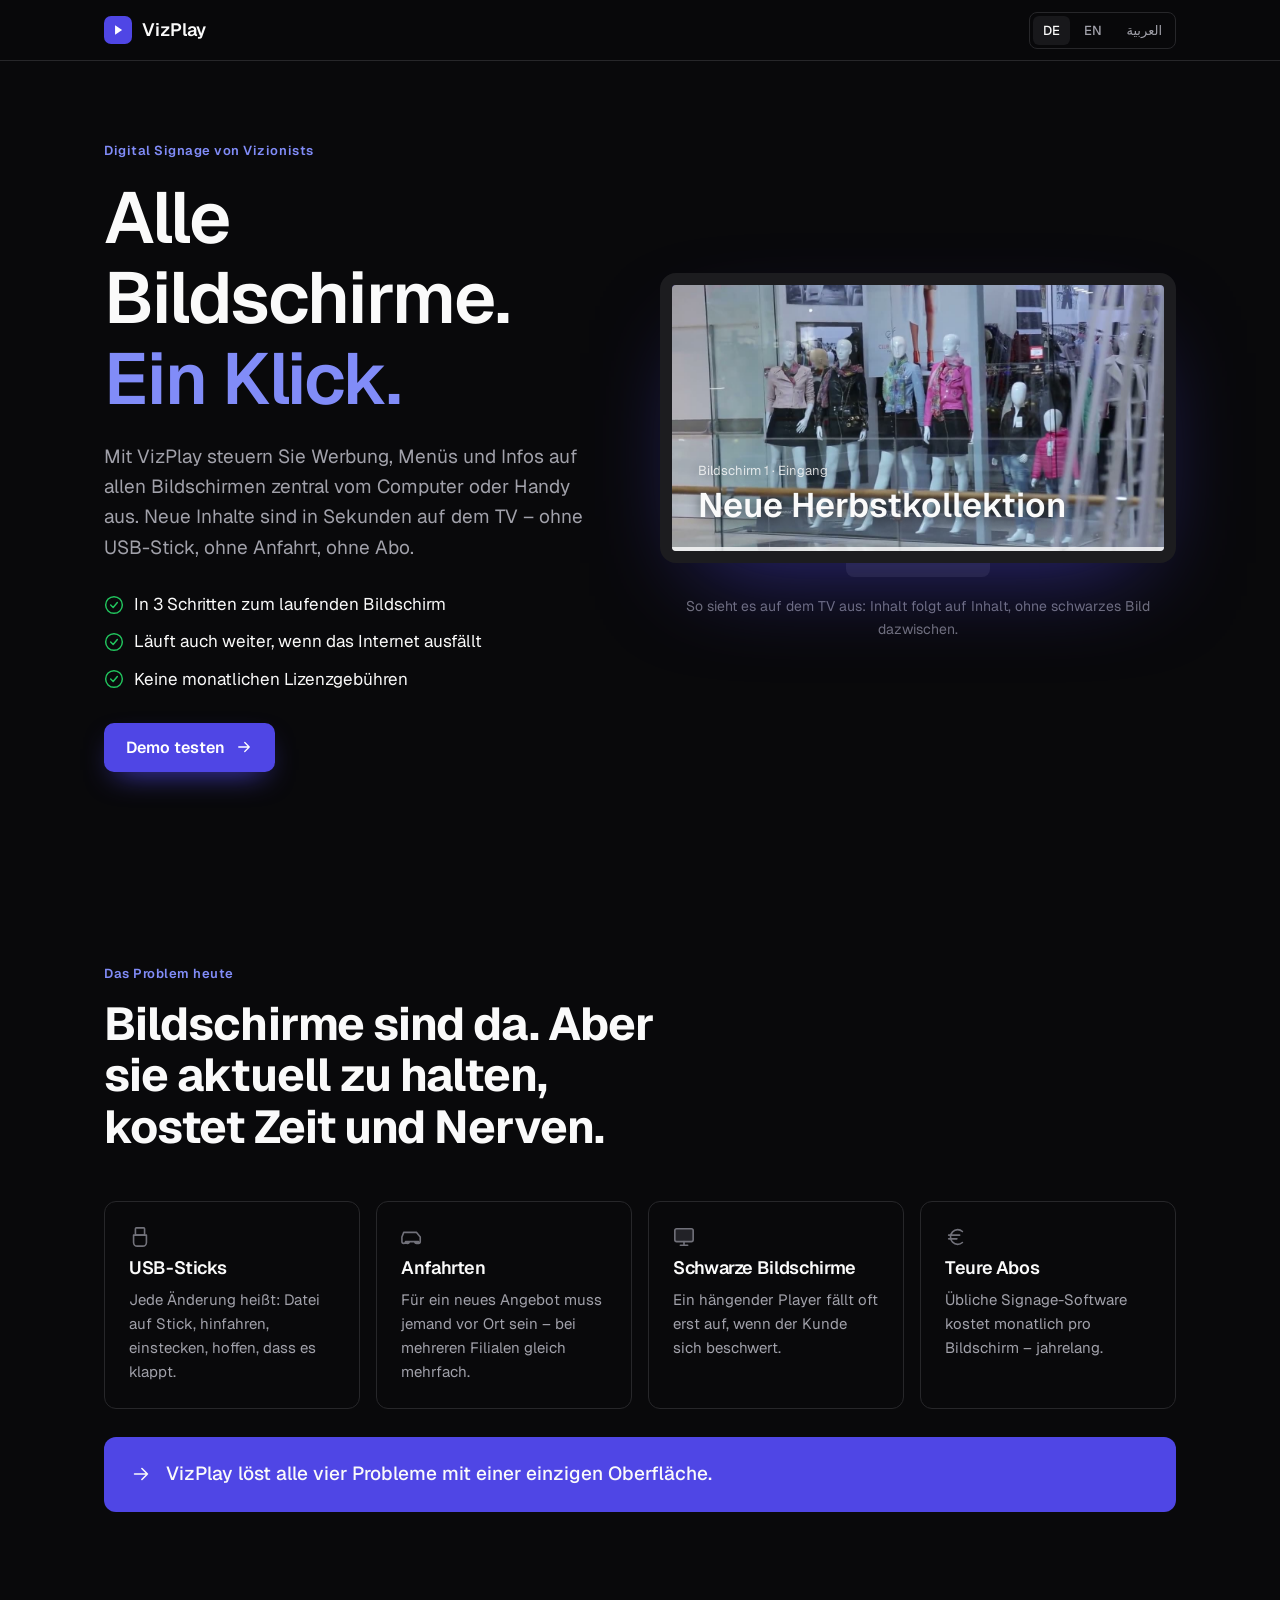
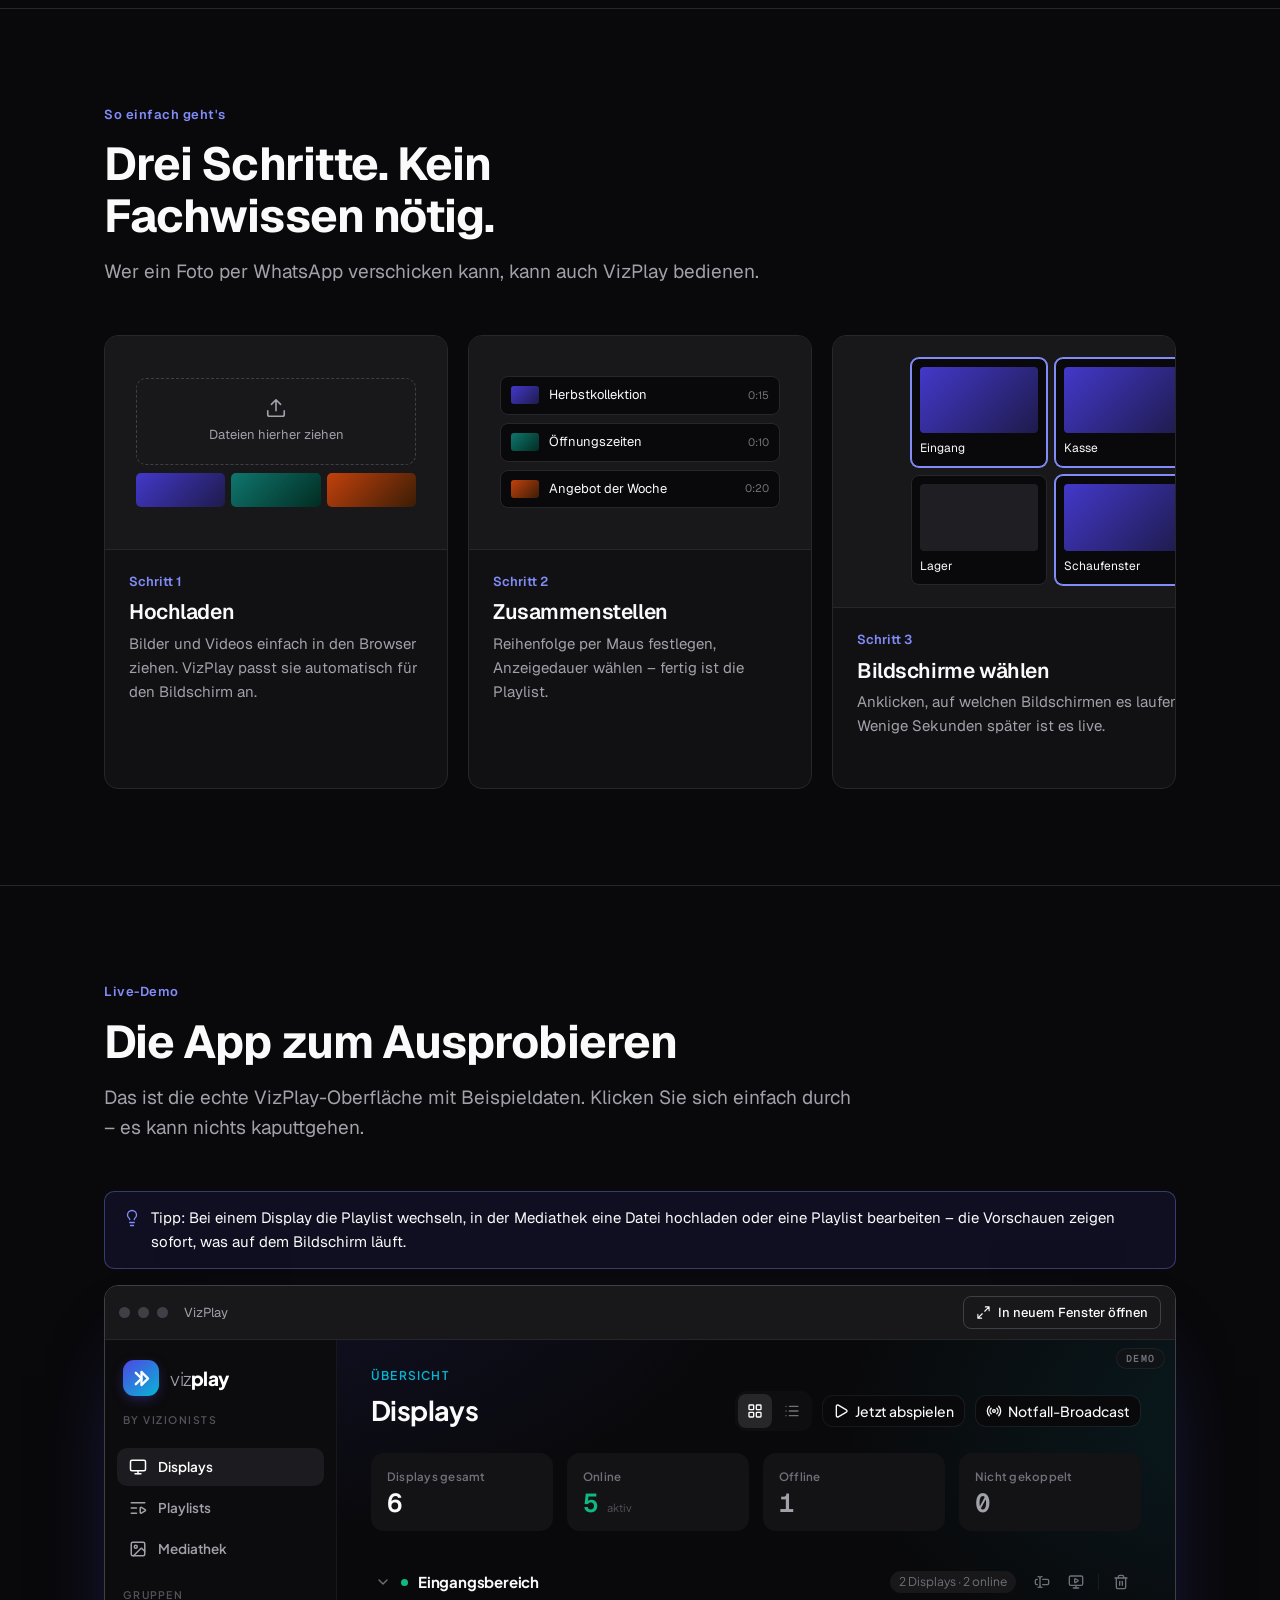
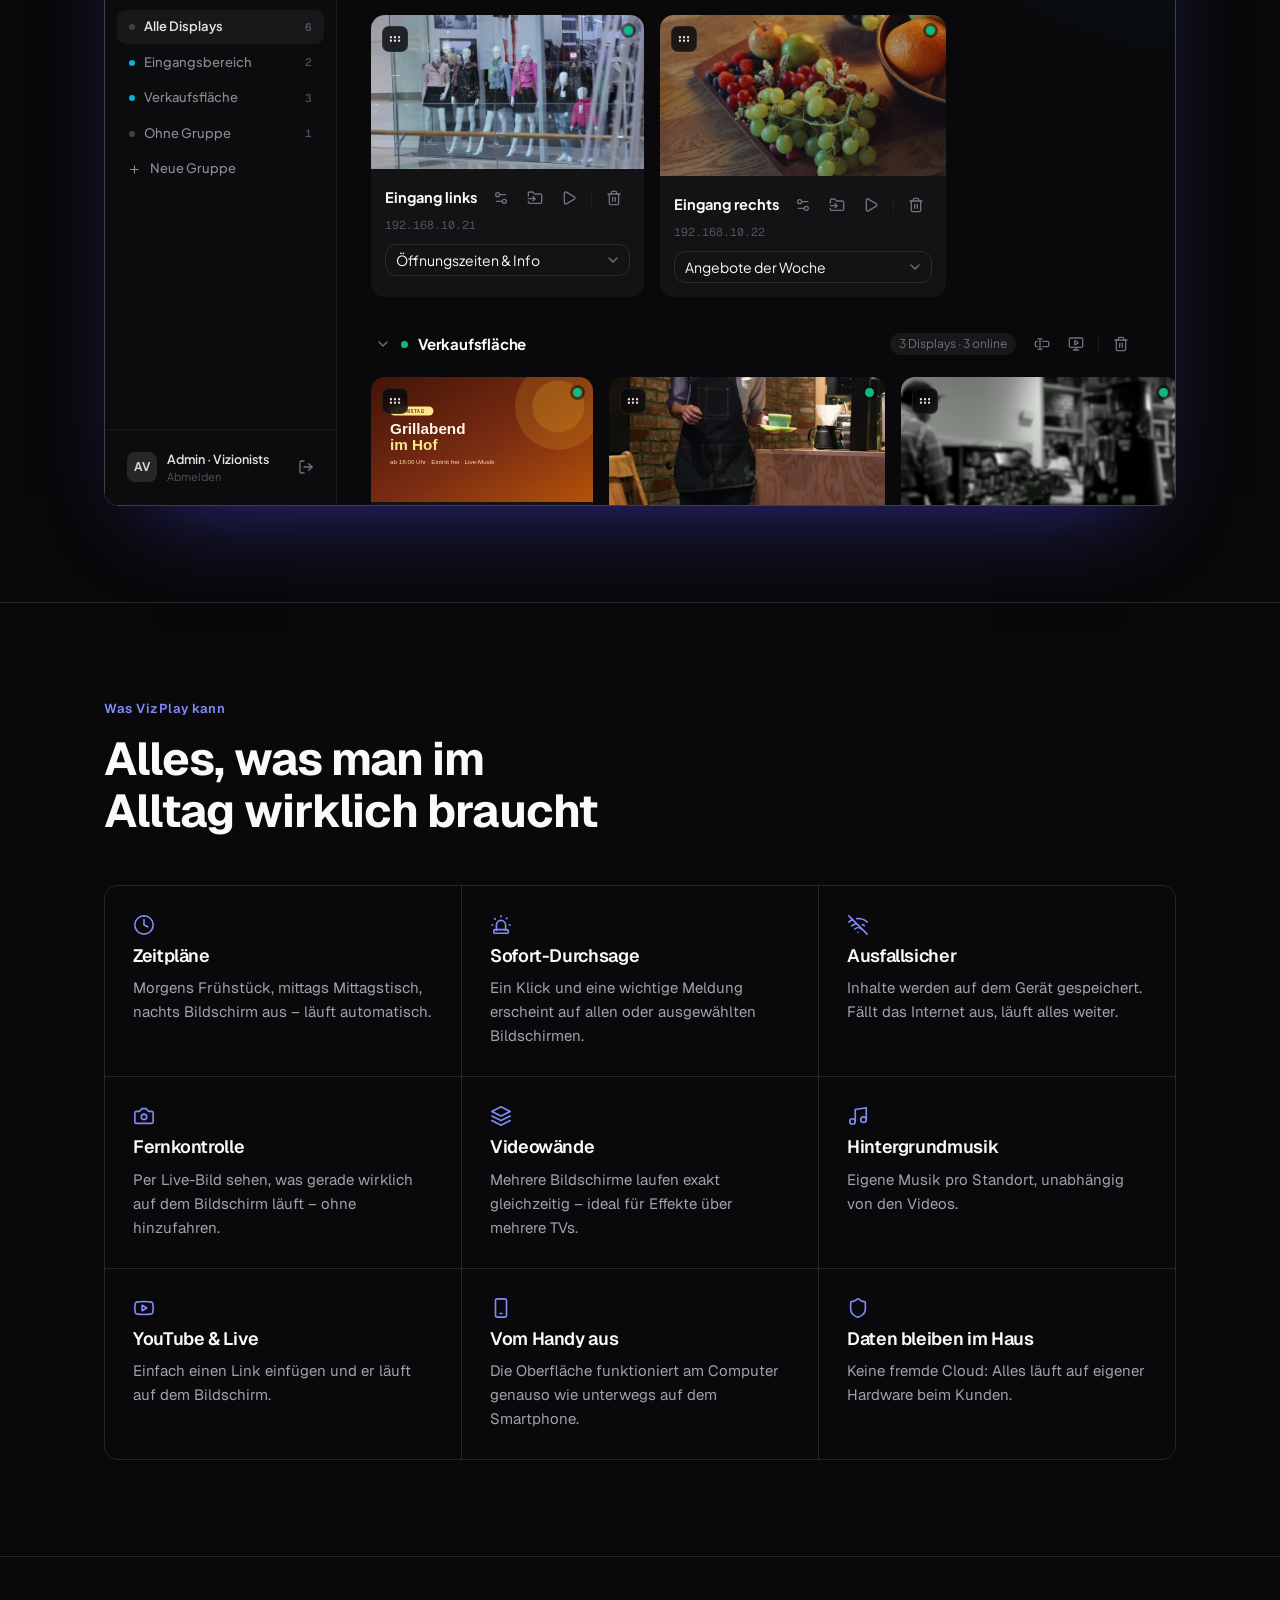
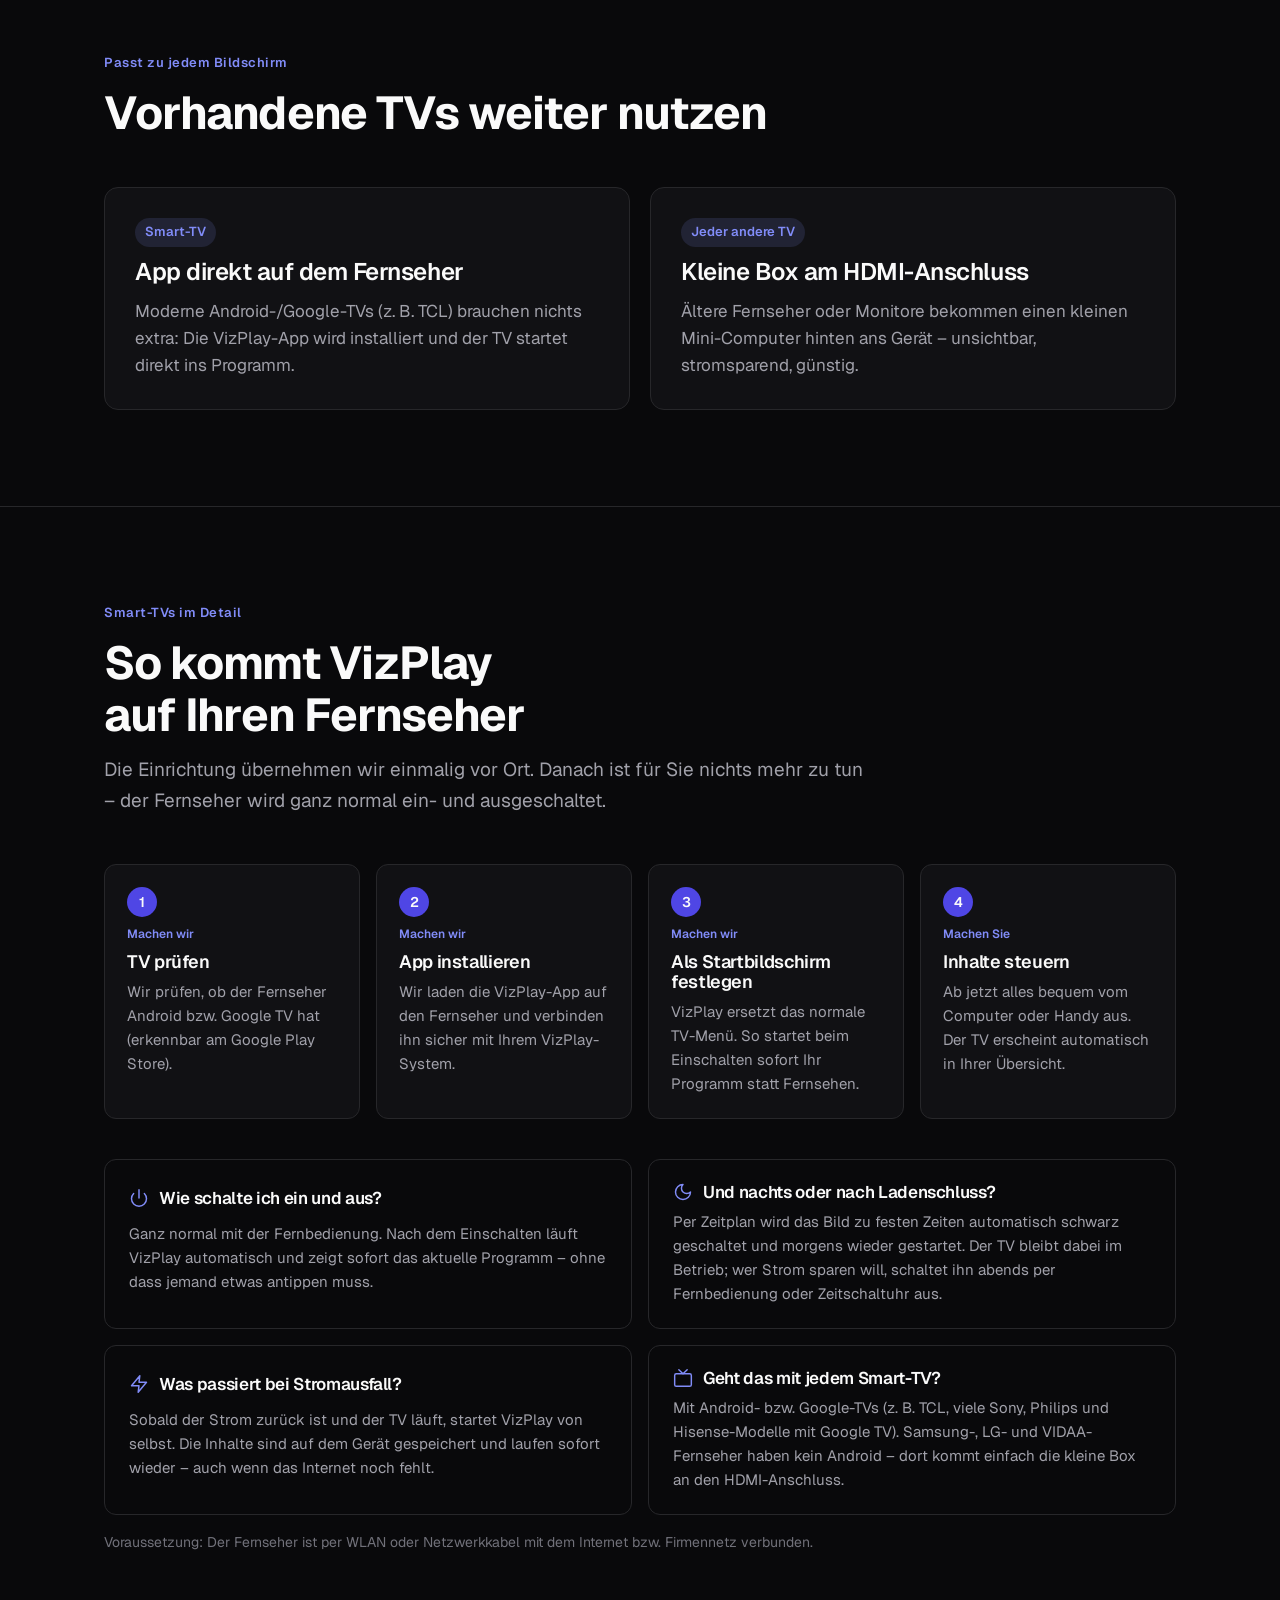
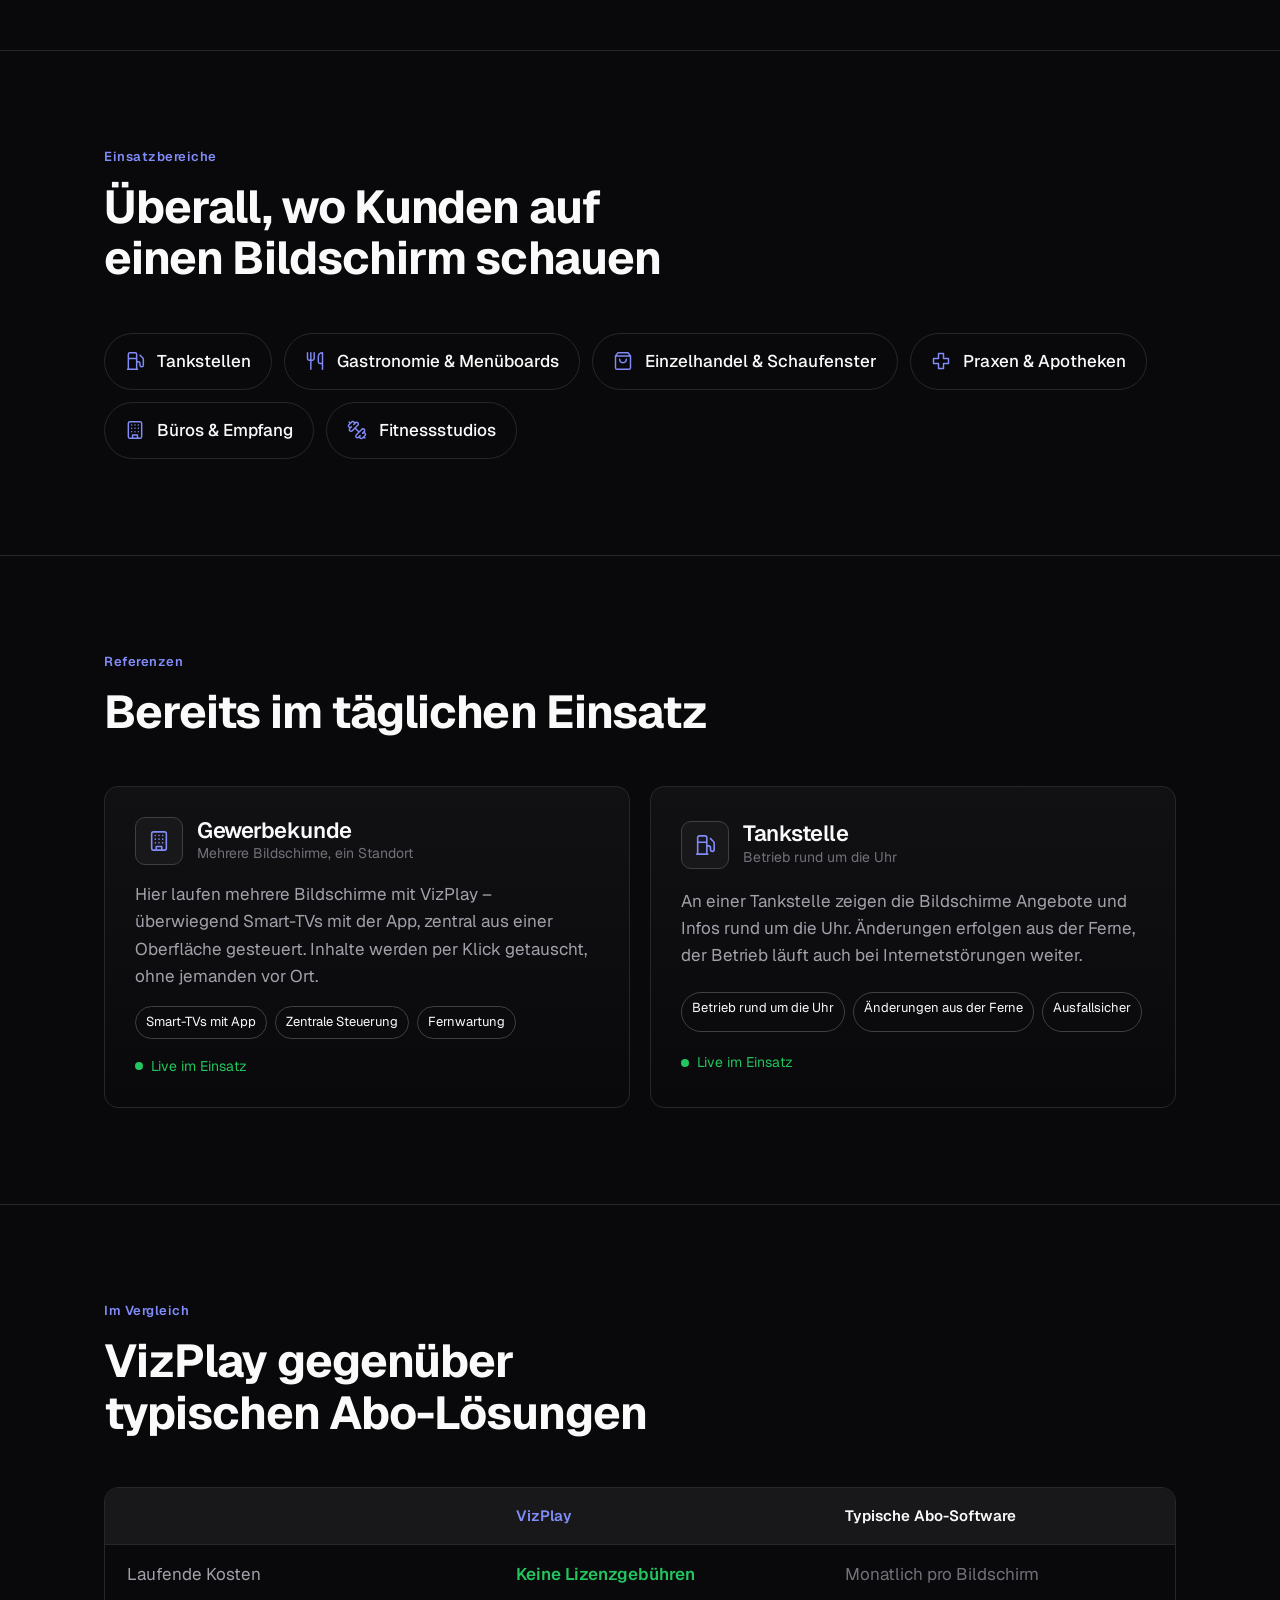
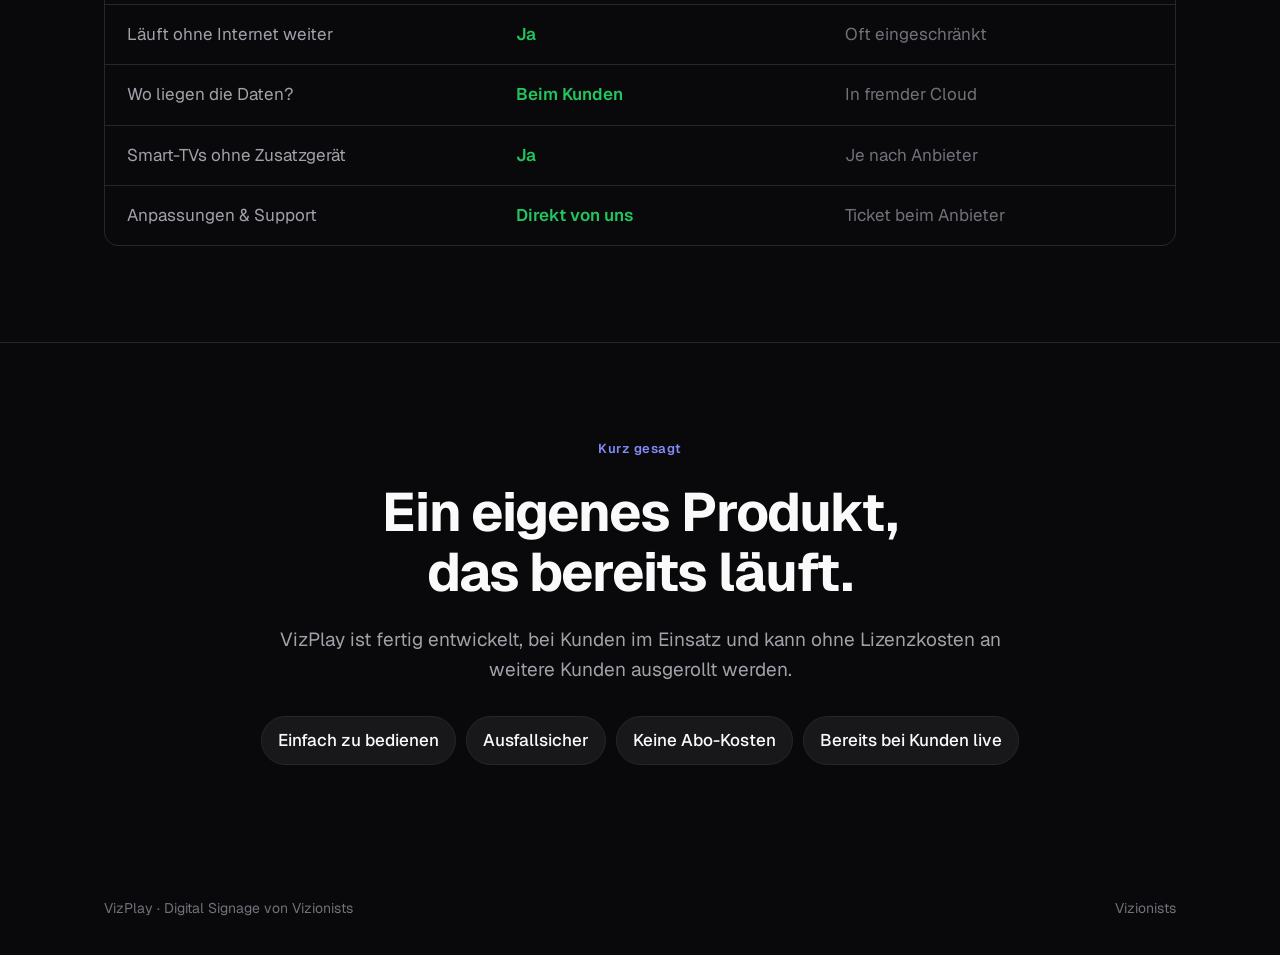
<file: index.html>
<!doctype html>
<html lang="de">
<head>
<meta charset="utf-8">
<meta name="viewport" content="width=device-width, initial-scale=1, viewport-fit=cover">
<meta name="robots" content="noindex">
<meta name="description" content="VizPlay – alle Bildschirme zentral steuern.">
<link rel="icon" href="data:image/svg+xml,%3Csvg xmlns=%27http://www.w3.org/2000/svg%27 viewBox=%270 0 24 24%27%3E%3Crect width=%2724%27 height=%2724%27 rx=%275%27 fill=%27%234f46e5%27/%3E%3Cpath d=%27m9 6 9 6-9 6z%27 fill=%27white%27/%3E%3C/svg%3E">
<title>VizPlay</title>
<link rel="preconnect" href="https://fonts.googleapis.com">
<link rel="stylesheet" href="https://fonts.googleapis.com/css2?family=Geist:wght@400;500;600;700&family=IBM+Plex+Sans+Arabic:wght@400;500;600;700&display=swap">
<style>
/* Bewusst dark-only: Markenwelt des VizPlay-Dashboards (Zinc + Indigo) */
:root{
  --bg:#09090b; --panel:#111114; --panel2:#18181b; --line:#27272a; --line2:#3f3f46;
  --fg:#fafafa; --muted:#a1a1aa; --dim:#71717a;
  --accent:#818cf8; --accent-strong:#4f46e5;
  --ok:#22c55e; --warn:#f59e0b; --danger:#ef4444;
  --sans:"Geist",ui-sans-serif,system-ui,-apple-system,"Segoe UI",sans-serif;
  color-scheme:dark;
}
:root[dir="rtl"]{--sans:"IBM Plex Sans Arabic","Geist",ui-sans-serif,system-ui,sans-serif}
*{box-sizing:border-box}
body{margin:0;background:var(--bg);color:var(--fg);font:17px/1.6 var(--sans);-webkit-font-smoothing:antialiased}
.wrap{max-width:1120px;margin:0 auto;padding-inline:24px}
@media (max-width:560px){.wrap{padding-inline:16px}}
h1,h2,h3{margin:0;text-wrap:balance;letter-spacing:-.02em;line-height:1.12}
[dir="rtl"] h1,[dir="rtl"] h2,[dir="rtl"] h3{letter-spacing:0;line-height:1.35}
p{margin:0}
.eyebrow{font-size:13px;font-weight:600;color:var(--accent);letter-spacing:.04em}
.lead{color:var(--muted);font-size:19px;max-width:60ch}
svg.i{width:22px;height:22px;flex:none;stroke:currentColor;fill:none;stroke-width:1.75;stroke-linecap:round;stroke-linejoin:round}

nav{position:sticky;top:env(safe-area-inset-top,0px);z-index:10;background:rgba(9,9,11,.85);backdrop-filter:blur(10px);border-bottom:1px solid var(--line)}
nav .wrap{display:flex;align-items:center;gap:16px;height:60px}
.brand{display:flex;align-items:center;gap:10px;font-weight:600;font-size:18px}
.logo{width:28px;height:28px;border-radius:7px;background:var(--accent-strong);display:grid;place-items:center}
.logo svg{width:14px;height:14px;fill:#fff}
.langs{margin-inline-start:auto;display:flex;gap:4px;padding:3px;border:1px solid var(--line);border-radius:8px}
.langs button{font:500 13px var(--sans);color:var(--muted);background:none;border:0;border-radius:6px;padding:6px 10px;cursor:pointer}
.langs button[aria-pressed="true"]{background:var(--panel2);color:var(--fg)}
.langs button:focus-visible,.btn:focus-visible{outline:2px solid var(--accent);outline-offset:2px}

section{padding-block:96px;border-bottom:1px solid var(--line)}
@media (max-width:560px){section{padding-block:64px}}
.head{display:grid;gap:14px;margin-bottom:48px;max-width:760px}
.head h2{font-size:clamp(30px,4.4vw,46px)}

/* Hero */
.hero{padding-block:80px 96px}
.hero-grid{display:grid;grid-template-columns:1fr 1.05fr;gap:64px;align-items:center}
@media (max-width:900px){.hero-grid{grid-template-columns:1fr;gap:48px}}
.hero h1{font-size:clamp(40px,6.2vw,72px);font-weight:600;margin-block:16px 22px}
.hero h1 em{font-style:normal;color:var(--accent)}
.checks{display:grid;gap:10px;margin:28px 0 0;padding:0;list-style:none}
.checks li{display:flex;gap:10px;align-items:center;color:var(--fg)}
.checks .i{color:var(--ok);width:20px;height:20px}

.tv{background:#000;border:12px solid #1c1c1f;border-radius:16px;aspect-ratio:16/9;position:relative;overflow:hidden;max-width:100%;box-shadow:0 40px 100px -40px rgba(79,70,229,.6)}
.slide{position:absolute;inset:0;display:flex;flex-direction:column;justify-content:flex-end;gap:4px;padding:26px;opacity:0}
.slide.on{opacity:1}
.slide video{position:absolute;inset:0;width:100%;height:100%;object-fit:cover;z-index:-1}
.slide{isolation:isolate;text-shadow:0 2px 12px rgba(0,0,0,.6)}
.slide::before{content:"";position:absolute;inset:0;z-index:-1;background:linear-gradient(0deg,rgba(0,0,0,.7),transparent 60%)}
.slide b{font-size:clamp(20px,3vw,34px);font-weight:600;line-height:1.15}
.slide small{font-size:13px;opacity:.8}
.s1{background:radial-gradient(120% 90% at 20% 10%,#4338ca 0,#1e1b4b 55%,#0b0a1f 100%)}
.s2{background:linear-gradient(135deg,#0f766e,#022c22)}
.s3{background:radial-gradient(90% 90% at 80% 20%,#c2410c,#3b1d06 70%)}
.s4{background:linear-gradient(160deg,#be123c,#4c0519)}
.prog{position:absolute;inset-inline-start:0;bottom:0;height:4px;background:#fff;opacity:.8;width:0}
.stand{width:28%;height:14px;margin:0 auto;background:#1c1c1f;border-radius:0 0 8px 8px}
.tv-cap{text-align:center;margin-top:18px;font-size:14px;color:var(--dim)}

/* Problem */
.pains{display:grid;grid-template-columns:repeat(4,1fr);gap:16px}
@media (max-width:900px){.pains{grid-template-columns:repeat(2,1fr)}}
@media (max-width:560px){.pains{grid-template-columns:1fr}}
.pain{padding:24px;border:1px solid var(--line);border-radius:12px;display:grid;gap:10px;align-content:start}
.pain .i{color:var(--dim)}
.pain h3{font-size:18px;font-weight:600}
.pain p{color:var(--muted);font-size:15px}
.answer{margin-top:28px;padding:22px 26px;border-radius:12px;background:var(--accent-strong);font-size:19px;font-weight:500;display:flex;gap:14px;align-items:center}

/* Steps */
.steps{display:grid;grid-template-columns:repeat(3,1fr);gap:20px}
@media (max-width:900px){.steps{grid-template-columns:1fr}}
.step{background:var(--panel);border:1px solid var(--line);border-radius:14px;overflow:hidden;display:grid;grid-template-rows:auto 1fr}
.step .vis{aspect-ratio:16/10;background:var(--panel2);border-bottom:1px solid var(--line);padding:22px;display:grid;place-items:center}
.step .txt{padding:22px 24px 26px;display:grid;gap:8px;align-content:start}
.step .n{font-size:13px;font-weight:600;color:var(--accent)}
.step h3{font-size:21px;font-weight:600}
.step p{color:var(--muted);font-size:15px}
.mock{width:100%;max-width:280px;display:grid;gap:8px}
.drop{border:1.5px dashed var(--line2);border-radius:10px;padding:18px;text-align:center;color:var(--muted);font-size:13px;display:grid;gap:6px;justify-items:center}
.thumbs{display:flex;gap:6px}
.thumbs i{flex:1;height:34px;border-radius:5px}
.row{display:flex;align-items:center;gap:10px;background:var(--bg);border:1px solid var(--line);border-radius:8px;padding:8px 10px;font-size:13px}
.row i{width:28px;height:18px;border-radius:3px;flex:none}
.row span{flex:1}
.row small{color:var(--dim)}
.screens{display:grid;grid-template-columns:1fr 1fr;gap:8px;width:100%;max-width:280px}
.scr{border:1px solid var(--line);border-radius:8px;padding:8px;font-size:12px;background:var(--bg);display:grid;gap:6px}
.scr i{display:block;aspect-ratio:16/9;border-radius:4px;background:#1f1f23}
.scr.sel{border-color:var(--accent);box-shadow:0 0 0 1px var(--accent)}
.scr.sel i{background:linear-gradient(135deg,#4338ca,#1e1b4b)}

/* App-Demo */
.cta{display:inline-flex;align-items:center;gap:10px;margin-top:30px;padding:14px 22px;border-radius:10px;background:var(--accent-strong);color:#fff;font:600 16px var(--sans);text-decoration:none;box-shadow:0 12px 30px -12px rgba(79,70,229,.9)}
.cta:hover{background:#5b52f0}
.cta:focus-visible{outline:2px solid #fff;outline-offset:3px}
.cta .i{width:18px;height:18px}
[dir="rtl"] .cta .i,[dir="rtl"] .answer .i{transform:scaleX(-1)}
.tip{display:flex;gap:10px;align-items:flex-start;padding:14px 18px;border:1px solid rgba(129,140,248,.35);background:rgba(79,70,229,.1);border-radius:10px;margin-bottom:16px;font-size:15px}
.tip .i{color:var(--accent);width:18px;height:18px;margin-top:3px}
.app{border:1px solid var(--line2);border-radius:14px;overflow:hidden;background:var(--bg);box-shadow:0 40px 90px -50px rgba(79,70,229,.7)}
.app:fullscreen{border-radius:0;display:flex;flex-direction:column}
.app:fullscreen .app-body{flex:1;height:auto}
.app-bar{display:flex;align-items:center;gap:8px;padding:10px 14px;background:var(--panel2);border-bottom:1px solid var(--line)}
.app-bar i{width:11px;height:11px;border-radius:50%;background:#3f3f46}
.app-bar .ttl{margin-inline-start:8px;font-size:13px;color:var(--muted)}
.app-bar .sp{margin-inline-start:auto;display:flex;gap:6px}
.btn{font:500 13px var(--sans);border-radius:8px;padding:7px 12px;border:1px solid var(--line2);background:var(--panel2);color:var(--fg);display:inline-flex;align-items:center;gap:7px;cursor:pointer;white-space:nowrap}
.btn:hover{background:#222226}
.btn:focus-visible,.navb:focus-visible,.sel:focus-visible,.ib:focus-visible{outline:2px solid var(--accent);outline-offset:2px}
.btn .i{width:15px;height:15px}
.btn.primary{background:var(--accent-strong);border-color:var(--accent-strong)}
.btn.primary:hover{background:#5b52f0}
.btn.danger{background:#7f1d1d;border-color:#991b1b}
.btn.danger:hover{background:#991b1b}
.app-frame{display:block;width:100%;height:min(820px,85vh);border:0;background:#09090b}
@media (max-width:760px){.app-frame{height:760px}}
.app-bar .btn{text-decoration:none}

/* Benefits */
.benefits{display:grid;grid-template-columns:repeat(3,1fr);gap:1px;background:var(--line);border:1px solid var(--line);border-radius:14px;overflow:hidden}
@media (max-width:900px){.benefits{grid-template-columns:repeat(2,1fr)}}
@media (max-width:560px){.benefits{grid-template-columns:1fr}}
.ben{background:var(--bg);padding:28px;display:grid;gap:10px;align-content:start}
.ben .i{color:var(--accent)}
.ben h3{font-size:18px;font-weight:600}
.ben p{color:var(--muted);font-size:15px}

/* Hardware */
.hw{display:grid;grid-template-columns:1fr 1fr;gap:20px}
@media (max-width:760px){.hw{grid-template-columns:1fr}}
.card{border:1px solid var(--line);border-radius:14px;padding:30px;background:var(--panel);display:grid;gap:12px;align-content:start}
.card .tag{justify-self:start;font-size:13px;font-weight:600;padding:4px 10px;border-radius:999px;background:rgba(129,140,248,.14);color:var(--accent)}
.card h3{font-size:24px;font-weight:600}
.card p{color:var(--muted)}

/* Smart-TV */
.tvsteps{display:grid;grid-template-columns:repeat(4,1fr);gap:16px}
@media (max-width:900px){.tvsteps{grid-template-columns:repeat(2,1fr)}}
@media (max-width:560px){.tvsteps{grid-template-columns:1fr}}
.tvstep{border:1px solid var(--line);border-radius:12px;padding:22px;background:var(--panel);display:grid;gap:8px;align-content:start}
.tvstep .n{width:30px;height:30px;border-radius:50%;background:var(--accent-strong);display:grid;place-items:center;font-weight:600;font-size:14px}
.tvstep h3{font-size:18px;font-weight:600}
.tvstep p{color:var(--muted);font-size:15px}
.who{font-size:12px;font-weight:600;color:var(--accent)}
.faq{margin-top:40px;display:grid;grid-template-columns:1fr 1fr;gap:16px}
@media (max-width:760px){.faq{grid-template-columns:1fr}}
.qa{border:1px solid var(--line);border-radius:12px;padding:22px 24px;display:grid;gap:8px}
.qa h3{font-size:17px;font-weight:600;display:flex;gap:10px;align-items:center}
.qa h3 .i{color:var(--accent);width:20px;height:20px}
.qa p{color:var(--muted);font-size:15px}
.note{margin-top:16px;font-size:14px;color:var(--dim)}
/* Use cases */
.uses{display:flex;flex-wrap:wrap;gap:12px}
.use{display:flex;align-items:center;gap:12px;padding:14px 20px;border:1px solid var(--line);border-radius:999px;font-weight:500}
.use .i{color:var(--accent);width:20px;height:20px}

/* References */
.refs{display:grid;grid-template-columns:1fr 1fr;gap:20px}
@media (max-width:760px){.refs{grid-template-columns:1fr}}
.ref{border:1px solid var(--line);border-radius:14px;padding:30px;display:grid;gap:16px;background:linear-gradient(180deg,var(--panel),var(--bg))}
.ref .top{display:flex;align-items:center;gap:14px}
.ref .mark{width:48px;height:48px;border-radius:10px;background:var(--panel2);border:1px solid var(--line2);display:grid;place-items:center;color:var(--accent)}
.ref h3{font-size:22px;font-weight:600}
.ref .kind{color:var(--dim);font-size:14px}
.ref p{color:var(--muted)}
.facts{display:flex;flex-wrap:wrap;gap:8px}
.facts span{font-size:13px;padding:5px 10px;border-radius:999px;border:1px solid var(--line2);color:var(--fg)}
.live{display:inline-flex;align-items:center;gap:8px;font-size:14px;color:var(--ok)}
.live::before{content:"";width:8px;height:8px;border-radius:50%;background:var(--ok)}

/* Compare */
.cmp-wrap{border:1px solid var(--line);border-radius:14px;overflow-x:auto}
.cmp{width:100%;min-width:560px;border-collapse:collapse}
.cmp th,.cmp td{text-align:start;padding:16px 22px;border-bottom:1px solid var(--line)}
.cmp tr:last-child td{border-bottom:0}
.cmp th{font-weight:600;background:var(--panel2);font-size:15px}
.cmp th.us{color:var(--accent)}
.cmp td:first-child{color:var(--muted)}
.cmp .y{color:var(--ok);font-weight:600}
.cmp .n{color:var(--dim)}

/* Close */
.close{text-align:center;display:grid;gap:22px;justify-items:center}
.close h2{font-size:clamp(32px,5vw,54px);max-width:18ch}
.close .lead{margin-inline:auto}
.sum{display:flex;flex-wrap:wrap;justify-content:center;gap:10px;margin-top:8px}
.sum span{padding:10px 16px;border-radius:999px;background:var(--panel2);border:1px solid var(--line);font-weight:500}
footer{padding-block:36px;color:var(--dim);font-size:14px}
footer .wrap{display:flex;justify-content:space-between;gap:16px;flex-wrap:wrap}
</style>
</head>
<body>

<svg width="0" height="0" style="position:absolute" aria-hidden="true">
  <symbol id="check" viewBox="0 0 24 24"><circle cx="12" cy="12" r="10"/><path d="m8 12 3 3 5-6"/></symbol>
  <symbol id="usb" viewBox="0 0 24 24"><rect x="7" y="2" width="10" height="8" rx="1"/><path d="M5 10h14v8a4 4 0 0 1-4 4H9a4 4 0 0 1-4-4z"/></symbol>
  <symbol id="car" viewBox="0 0 24 24"><path d="M5 17h14M5 17a2 2 0 1 1-4 0v-5l2-5h14l4 5v5a2 2 0 1 1-4 0M5 17a2 2 0 1 0 4 0h6a2 2 0 1 0 4 0"/></symbol>
  <symbol id="blank" viewBox="0 0 24 24"><rect x="2" y="3" width="20" height="14" rx="2" fill="currentColor" fill-opacity=".25"/><path d="M8 21h8M12 17v4"/></symbol>
  <symbol id="euro" viewBox="0 0 24 24"><path d="M4 10h12M4 14h9M19 6a7.7 7.7 0 0 0-5.2-2A7.9 7.9 0 0 0 6 12c0 4.4 3.5 8 7.8 8 2 0 3.8-.8 5.2-2"/></symbol>
  <symbol id="upload" viewBox="0 0 24 24"><path d="M21 15v4a2 2 0 0 1-2 2H5a2 2 0 0 1-2-2v-4M17 8l-5-5-5 5M12 3v12"/></symbol>
  <symbol id="clock" viewBox="0 0 24 24"><circle cx="12" cy="12" r="10"/><path d="M12 6v6l4 2"/></symbol>
  <symbol id="siren" viewBox="0 0 24 24"><path d="M7 18v-6a5 5 0 1 1 10 0v6M5 21a1 1 0 0 1-1-1v-1a2 2 0 0 1 2-2h12a2 2 0 0 1 2 2v1a1 1 0 0 1-1 1zM21 12h1M18.5 4.5 18 5M2 12h1M12 2v1M4.9 4.9l.7.7"/></symbol>
  <symbol id="layers" viewBox="0 0 24 24"><path d="m12 2 10 5-10 5L2 7l10-5zM2 17l10 5 10-5M2 12l10 5 10-5"/></symbol>
  <symbol id="music" viewBox="0 0 24 24"><path d="M9 18V5l12-2v13"/><circle cx="6" cy="18" r="3"/><circle cx="18" cy="16" r="3"/></symbol>
  <symbol id="camera" viewBox="0 0 24 24"><path d="M14.5 4h-5L7 7H4a2 2 0 0 0-2 2v9a2 2 0 0 0 2 2h16a2 2 0 0 0 2-2V9a2 2 0 0 0-2-2h-3l-2.5-3z"/><circle cx="12" cy="13" r="3"/></symbol>
  <symbol id="wifioff" viewBox="0 0 24 24"><path d="M12 20h.01M8.5 16.4a5 5 0 0 1 7 0M2 8.8a15 15 0 0 1 4.2-2.7M22 8.8a15 15 0 0 0-11.3-3.8M16.9 11.4a10 10 0 0 1 2.1 1.4M5 12.9a10 10 0 0 1 5.2-2.3M2 2l20 20"/></symbol>
  <symbol id="phone" viewBox="0 0 24 24"><rect x="6" y="2" width="12" height="20" rx="2"/><path d="M11 18h2"/></symbol>
  <symbol id="youtube" viewBox="0 0 24 24"><path d="M2.5 17a24 24 0 0 1 0-10 2 2 0 0 1 1.4-1.4 49.6 49.6 0 0 1 16.2 0A2 2 0 0 1 21.5 7a24 24 0 0 1 0 10 2 2 0 0 1-1.4 1.4 49.6 49.6 0 0 1-16.2 0A2 2 0 0 1 2.5 17"/><path d="m10 15 5-3-5-3z"/></symbol>
  <symbol id="fuel" viewBox="0 0 24 24"><path d="M3 22h12M4 9h10M14 22V4a2 2 0 0 0-2-2H6a2 2 0 0 0-2 2v18M14 13h2a2 2 0 0 1 2 2v2a2 2 0 0 0 4 0V9.8a2 2 0 0 0-.6-1.4L18 5"/></symbol>
  <symbol id="food" viewBox="0 0 24 24"><path d="M3 2v7c0 1.1.9 2 2 2h4a2 2 0 0 0 2-2V2M7 2v20M21 15V2a5 5 0 0 0-5 5v6c0 1.1.9 2 2 2h3zm0 0v7"/></symbol>
  <symbol id="bag" viewBox="0 0 24 24"><path d="M6 2 3 6v14a2 2 0 0 0 2 2h14a2 2 0 0 0 2-2V6l-3-4zM3 6h18M16 10a4 4 0 0 1-8 0"/></symbol>
  <symbol id="cross" viewBox="0 0 24 24"><path d="M9 3h6v6h6v6h-6v6H9v-6H3V9h6z"/></symbol>
  <symbol id="building" viewBox="0 0 24 24"><rect x="4" y="2" width="16" height="20" rx="2"/><path d="M9 22v-4h6v4M8 6h.01M16 6h.01M12 6h.01M12 10h.01M12 14h.01M16 10h.01M16 14h.01M8 10h.01M8 14h.01"/></symbol>
  <symbol id="dumbbell" viewBox="0 0 24 24"><path d="M14.4 14.4 9.6 9.6M18.7 21.5a2 2 0 1 1-2.8-2.8l-1.8 1.8a2 2 0 1 1-2.8-2.8l6.3-6.3a2 2 0 1 1 2.8 2.8l-1.8 1.8a2 2 0 1 1 2.8 2.8zM21.5 21.5l-1.4-1.4M3.9 3.9 2.5 2.5M6.4 12.8a2 2 0 1 1-2.8-2.8l1.8-1.8a2 2 0 1 1-2.8-2.8l2.8-2.8a2 2 0 1 1 2.8 2.8l1.8-1.8a2 2 0 1 1 2.8 2.8z"/></symbol>
  <symbol id="shield" viewBox="0 0 24 24"><path d="M20 13c0 5-3.5 7.5-7.7 9a1 1 0 0 1-.7 0C7.5 20.5 4 18 4 13V6a1 1 0 0 1 1-1c2 0 4.5-1.2 6.2-2.7a1.2 1.2 0 0 1 1.6 0C14.5 3.8 17 5 19 5a1 1 0 0 1 1 1z"/></symbol>
  <symbol id="power" viewBox="0 0 24 24"><path d="M12 2v10M18.4 6.6a9 9 0 1 1-12.8 0"/></symbol>
  <symbol id="moon" viewBox="0 0 24 24"><path d="M12 3a6 6 0 0 0 9 9 9 9 0 1 1-9-9z"/></symbol>
  <symbol id="zap" viewBox="0 0 24 24"><path d="M13 2 3 14h9l-1 8 10-12h-9z"/></symbol>
  <symbol id="tvq" viewBox="0 0 24 24"><rect x="2" y="7" width="20" height="15" rx="2"/><path d="m17 2-5 5-5-5"/></symbol>
  <symbol id="monitor" viewBox="0 0 24 24"><rect x="2" y="3" width="20" height="14" rx="2"/><path d="M8 21h8M12 17v4"/></symbol>
  <symbol id="list" viewBox="0 0 24 24"><path d="M8 6h13M8 12h13M8 18h13M3 6h.01M3 12h.01M3 18h.01"/></symbol>
  <symbol id="image" viewBox="0 0 24 24"><rect x="3" y="3" width="18" height="18" rx="2"/><circle cx="9" cy="9" r="2"/><path d="m21 15-3.1-3.1a2 2 0 0 0-2.8 0L6 21"/></symbol>
  <symbol id="bulb" viewBox="0 0 24 24"><path d="M15 14c.2-1 .7-1.7 1.5-2.5 1-.9 1.5-2.2 1.5-3.5A6 6 0 0 0 6 8c0 1 .2 2.2 1.5 3.5.7.7 1.3 1.5 1.5 2.5M9 18h6M10 22h4"/></symbol>
  <symbol id="undo" viewBox="0 0 24 24"><path d="M3 7v6h6"/><path d="M21 17a9 9 0 0 0-15-6.7L3 13"/></symbol>
  <symbol id="expand" viewBox="0 0 24 24"><path d="M15 3h6v6M9 21H3v-6M21 3l-7 7M3 21l7-7"/></symbol>
  <symbol id="plus" viewBox="0 0 24 24"><path d="M12 5v14M5 12h14"/></symbol>
  <symbol id="up" viewBox="0 0 24 24"><path d="m18 15-6-6-6 6"/></symbol>
  <symbol id="down" viewBox="0 0 24 24"><path d="m6 9 6 6 6-6"/></symbol>
  <symbol id="x" viewBox="0 0 24 24"><path d="M18 6 6 18M6 6l12 12"/></symbol>
  <symbol id="arrow" viewBox="0 0 24 24"><path d="M5 12h14M13 6l6 6-6 6"/></symbol>
</svg>

<nav>
  <div class="wrap">
    <div class="brand"><div class="logo"><svg viewBox="0 0 24 24"><path d="m7 4 12 8-12 8z"/></svg></div>VizPlay</div>
    <div class="langs" role="group" aria-label="Sprache / Language / اللغة">
      <button type="button" data-lang="de">DE</button>
      <button type="button" data-lang="en">EN</button>
      <button type="button" data-lang="ar">العربية</button>
    </div>
  </div>
</nav>

<header class="hero">
  <div class="wrap hero-grid">
    <div>
      <div class="eyebrow" data-t="hero_eyebrow"></div>
      <h1 data-t="hero_h1"></h1>
      <p class="lead" data-t="hero_lead"></p>
      <ul class="checks">
        <li><svg class="i"><use href="#check"/></svg><span data-t="hero_c1"></span></li>
        <li><svg class="i"><use href="#check"/></svg><span data-t="hero_c2"></span></li>
        <li><svg class="i"><use href="#check"/></svg><span data-t="hero_c3"></span></li>
      </ul>
      <a class="cta" href="#demo"><span data-t="cta_demo"></span><svg class="i"><use href="#arrow"/></svg></a>
    </div>
    <div>
      <div class="tv" id="tv">
        <div class="slide s1 on"><video src="app/media/mode.mp4" poster="app/media/mode.jpg" muted loop playsinline preload="auto" aria-hidden="true"></video><small data-t="sl1s"></small><b data-t="sl1"></b></div>
        <div class="slide s2"><video src="app/media/burger.mp4" poster="app/media/burger.jpg" muted loop playsinline preload="auto" aria-hidden="true"></video><small data-t="sl2s"></small><b data-t="sl2"></b></div>
        <div class="slide s3"><video src="app/media/kaffee.mp4" poster="app/media/kaffee.jpg" muted loop playsinline preload="auto" aria-hidden="true"></video><small data-t="sl3s"></small><b data-t="sl3"></b></div>
        <div class="slide s4"><video src="app/media/cafe.mp4" poster="app/media/cafe.jpg" muted loop playsinline preload="auto" aria-hidden="true"></video><small data-t="sl4s"></small><b data-t="sl4"></b></div>
        <div class="prog" id="prog"></div>
      </div>
      <div class="stand"></div>
      <p class="tv-cap" data-t="tv_cap"></p>
    </div>
  </div>
</header>

<section>
  <div class="wrap">
    <div class="head">
      <div class="eyebrow" data-t="pain_eyebrow"></div>
      <h2 data-t="pain_h2"></h2>
    </div>
    <div class="pains">
      <div class="pain"><svg class="i"><use href="#usb"/></svg><h3 data-t="p1h"></h3><p data-t="p1"></p></div>
      <div class="pain"><svg class="i"><use href="#car"/></svg><h3 data-t="p2h"></h3><p data-t="p2"></p></div>
      <div class="pain"><svg class="i"><use href="#blank"/></svg><h3 data-t="p3h"></h3><p data-t="p3"></p></div>
      <div class="pain"><svg class="i"><use href="#euro"/></svg><h3 data-t="p4h"></h3><p data-t="p4"></p></div>
    </div>
    <div class="answer"><svg class="i"><use href="#arrow"/></svg><span data-t="answer"></span></div>
  </div>
</section>

<section>
  <div class="wrap">
    <div class="head">
      <div class="eyebrow" data-t="steps_eyebrow"></div>
      <h2 data-t="steps_h2"></h2>
      <p class="lead" data-t="steps_lead"></p>
    </div>
    <div class="steps">
      <div class="step">
        <div class="vis"><div class="mock">
          <div class="drop"><svg class="i"><use href="#upload"/></svg><span data-t="m_drop"></span></div>
          <div class="thumbs"><i style="background:linear-gradient(135deg,#4338ca,#1e1b4b)"></i><i style="background:linear-gradient(135deg,#0f766e,#022c22)"></i><i style="background:linear-gradient(135deg,#c2410c,#3b1d06)"></i></div>
        </div></div>
        <div class="txt"><span class="n" data-t="s1n"></span><h3 data-t="s1h"></h3><p data-t="s1"></p></div>
      </div>
      <div class="step">
        <div class="vis"><div class="mock">
          <div class="row"><i style="background:linear-gradient(135deg,#4338ca,#1e1b4b)"></i><span data-t="m_r1"></span><small>0:15</small></div>
          <div class="row"><i style="background:linear-gradient(135deg,#0f766e,#022c22)"></i><span data-t="m_r2"></span><small>0:10</small></div>
          <div class="row"><i style="background:linear-gradient(135deg,#c2410c,#3b1d06)"></i><span data-t="m_r3"></span><small>0:20</small></div>
        </div></div>
        <div class="txt"><span class="n" data-t="s2n"></span><h3 data-t="s2h"></h3><p data-t="s2"></p></div>
      </div>
      <div class="step">
        <div class="vis"><div class="screens">
          <div class="scr sel"><i></i><span data-t="m_sc1"></span></div>
          <div class="scr sel"><i></i><span data-t="m_sc2"></span></div>
          <div class="scr"><i></i><span data-t="m_sc3"></span></div>
          <div class="scr sel"><i></i><span data-t="m_sc4"></span></div>
        </div></div>
        <div class="txt"><span class="n" data-t="s3n"></span><h3 data-t="s3h"></h3><p data-t="s3"></p></div>
      </div>
    </div>
  </div>
</section>

<section id="demo">
  <div class="wrap">
    <div class="head">
      <div class="eyebrow" data-t="demo_eyebrow"></div>
      <h2 data-t="demo_h2"></h2>
      <p class="lead" data-t="demo_lead"></p>
    </div>
    <div class="tip"><svg class="i"><use href="#bulb"/></svg><span data-t="tip"></span></div>
    <div class="app">
      <div class="app-bar"><i></i><i></i><i></i><span class="ttl">VizPlay</span>
        <div class="sp"><a class="btn" href="app/" target="_blank" rel="noopener"><svg class="i"><use href="#expand"/></svg><span data-t="fullscreen"></span></a></div>
      </div>
      <iframe class="app-frame" src="app/" title="VizPlay Demo" loading="lazy"></iframe>
    </div>
  </div>
</section>

<section>
  <div class="wrap">
    <div class="head">
      <div class="eyebrow" data-t="ben_eyebrow"></div>
      <h2 data-t="ben_h2"></h2>
    </div>
    <div class="benefits">
      <div class="ben"><svg class="i"><use href="#clock"/></svg><h3 data-t="b1h"></h3><p data-t="b1"></p></div>
      <div class="ben"><svg class="i"><use href="#siren"/></svg><h3 data-t="b2h"></h3><p data-t="b2"></p></div>
      <div class="ben"><svg class="i"><use href="#wifioff"/></svg><h3 data-t="b3h"></h3><p data-t="b3"></p></div>
      <div class="ben"><svg class="i"><use href="#camera"/></svg><h3 data-t="b4h"></h3><p data-t="b4"></p></div>
      <div class="ben"><svg class="i"><use href="#layers"/></svg><h3 data-t="b5h"></h3><p data-t="b5"></p></div>
      <div class="ben"><svg class="i"><use href="#music"/></svg><h3 data-t="b6h"></h3><p data-t="b6"></p></div>
      <div class="ben"><svg class="i"><use href="#youtube"/></svg><h3 data-t="b7h"></h3><p data-t="b7"></p></div>
      <div class="ben"><svg class="i"><use href="#phone"/></svg><h3 data-t="b8h"></h3><p data-t="b8"></p></div>
      <div class="ben"><svg class="i"><use href="#shield"/></svg><h3 data-t="b9h"></h3><p data-t="b9"></p></div>
    </div>
  </div>
</section>

<section>
  <div class="wrap">
    <div class="head">
      <div class="eyebrow" data-t="hw_eyebrow"></div>
      <h2 data-t="hw_h2"></h2>
    </div>
    <div class="hw">
      <div class="card"><span class="tag" data-t="hw1tag"></span><h3 data-t="hw1h"></h3><p data-t="hw1"></p></div>
      <div class="card"><span class="tag" data-t="hw2tag"></span><h3 data-t="hw2h"></h3><p data-t="hw2"></p></div>
    </div>
  </div>
</section>

<section>
  <div class="wrap">
    <div class="head">
      <div class="eyebrow" data-t="st_eyebrow"></div>
      <h2 data-t="st_h2"></h2>
      <p class="lead" data-t="st_lead"></p>
    </div>
    <div class="tvsteps">
      <div class="tvstep"><span class="n">1</span><span class="who" data-t="who_us"></span><h3 data-t="st1h"></h3><p data-t="st1"></p></div>
      <div class="tvstep"><span class="n">2</span><span class="who" data-t="who_us"></span><h3 data-t="st2h"></h3><p data-t="st2"></p></div>
      <div class="tvstep"><span class="n">3</span><span class="who" data-t="who_us"></span><h3 data-t="st3h"></h3><p data-t="st3"></p></div>
      <div class="tvstep"><span class="n">4</span><span class="who" data-t="who_you"></span><h3 data-t="st4h"></h3><p data-t="st4"></p></div>
    </div>
    <div class="faq">
      <div class="qa"><h3><svg class="i"><use href="#power"/></svg><span data-t="q1"></span></h3><p data-t="a1"></p></div>
      <div class="qa"><h3><svg class="i"><use href="#moon"/></svg><span data-t="q2"></span></h3><p data-t="a2"></p></div>
      <div class="qa"><h3><svg class="i"><use href="#zap"/></svg><span data-t="q3"></span></h3><p data-t="a3"></p></div>
      <div class="qa"><h3><svg class="i"><use href="#tvq"/></svg><span data-t="q4"></span></h3><p data-t="a4"></p></div>
    </div>
    <p class="note" data-t="st_note"></p>
  </div>
</section>

<section>
  <div class="wrap">
    <div class="head">
      <div class="eyebrow" data-t="use_eyebrow"></div>
      <h2 data-t="use_h2"></h2>
    </div>
    <div class="uses">
      <span class="use"><svg class="i"><use href="#fuel"/></svg><span data-t="u1"></span></span>
      <span class="use"><svg class="i"><use href="#food"/></svg><span data-t="u2"></span></span>
      <span class="use"><svg class="i"><use href="#bag"/></svg><span data-t="u3"></span></span>
      <span class="use"><svg class="i"><use href="#cross"/></svg><span data-t="u4"></span></span>
      <span class="use"><svg class="i"><use href="#building"/></svg><span data-t="u5"></span></span>
      <span class="use"><svg class="i"><use href="#dumbbell"/></svg><span data-t="u6"></span></span>
    </div>
  </div>
</section>

<section>
  <div class="wrap">
    <div class="head">
      <div class="eyebrow" data-t="ref_eyebrow"></div>
      <h2 data-t="ref_h2"></h2>
    </div>
    <div class="refs">
      <div class="ref">
        <div class="top"><div class="mark"><svg class="i"><use href="#building"/></svg></div><div><h3 data-t="r1name"></h3><div class="kind" data-t="r1kind"></div></div></div>
        <p data-t="r1"></p>
        <div class="facts"><span data-t="r1f1"></span><span data-t="r1f2"></span><span data-t="r1f3"></span></div>
        <span class="live" data-t="live"></span>
      </div>
      <div class="ref">
        <div class="top"><div class="mark"><svg class="i"><use href="#fuel"/></svg></div><div><h3 data-t="r2name"></h3><div class="kind" data-t="r2kind"></div></div></div>
        <p data-t="r2"></p>
        <div class="facts"><span data-t="r2f1"></span><span data-t="r2f2"></span><span data-t="r2f3"></span></div>
        <span class="live" data-t="live"></span>
      </div>
    </div>
  </div>
</section>

<section>
  <div class="wrap">
    <div class="head">
      <div class="eyebrow" data-t="cmp_eyebrow"></div>
      <h2 data-t="cmp_h2"></h2>
    </div>
    <div class="cmp-wrap">
      <table class="cmp">
        <thead><tr><th></th><th class="us">VizPlay</th><th data-t="cmp_them"></th></tr></thead>
        <tbody>
          <tr><td data-t="c1"></td><td class="y" data-t="c1a"></td><td class="n" data-t="c1b"></td></tr>
          <tr><td data-t="c2"></td><td class="y" data-t="yes"></td><td class="n" data-t="c2b"></td></tr>
          <tr><td data-t="c3"></td><td class="y" data-t="c3a"></td><td class="n" data-t="c3b"></td></tr>
          <tr><td data-t="c4"></td><td class="y" data-t="yes"></td><td class="n" data-t="c4b"></td></tr>
          <tr><td data-t="c5"></td><td class="y" data-t="c5a"></td><td class="n" data-t="c5b"></td></tr>
        </tbody>
      </table>
    </div>
  </div>
</section>

<section style="border-bottom:0">
  <div class="wrap close">
    <div class="eyebrow" data-t="close_eyebrow"></div>
    <h2 data-t="close_h2"></h2>
    <p class="lead" data-t="close_lead"></p>
    <div class="sum"><span data-t="sum1"></span><span data-t="sum2"></span><span data-t="sum3"></span><span data-t="sum4"></span></div>
  </div>
</section>

<footer><div class="wrap"><span data-t="footer"></span><span>Vizionists</span></div></footer>

<script>
const DEFAULT_LANG = "de";
const I18N = {
de: {
  cta_demo: "Demo testen",
  demo_eyebrow: "Live-Demo", demo_h2: "Die App zum Ausprobieren",
  demo_lead: "Das ist die echte VizPlay-Oberfläche mit Beispieldaten. Klicken Sie sich einfach durch – es kann nichts kaputtgehen.",
  tip: "Tipp: Bei einem Display die Playlist wechseln, in der Mediathek eine Datei hochladen oder eine Playlist bearbeiten – die Vorschauen zeigen sofort, was auf dem Bildschirm läuft.",
  nav_displays: "Bildschirme", nav_playlists: "Playlists", nav_media: "Mediathek", demo_badge: "Demo-Modus", fullscreen: "In neuem Fenster öffnen", reset: "Zurücksetzen",
  lbl_playlist: "Zeigt Playlist", empty_pl: "Diese Playlist ist noch leer. Fügen Sie unten ein Medium hinzu.", no_content: "Kein Inhalt",
  pl1: "Schaufenster", pl2: "Angebote", pl3: "Info & Service",
  m1: "Herbstkollektion", m2: "Angebot der Woche", m3: "Öffnungszeiten", m4: "Neuheiten", m5: "Kaffee-Aktion", m6: "Willkommen",
  up1: "Neues Angebot", up2: "Sommer-Sale", up3: "Event am Samstag", up4: "Neue Produkte",
  new_pl: "Neue Playlist", add_item: "Medium hinzufügen …", runs_on: "Läuft auf:", runs_none: "Noch keinem Bildschirm zugewiesen", items: "Inhalte",
  upload: "Hochladen", uploading: "Wird optimiert …", kind_video: "Video", kind_image: "Bild", screens: "Bildschirme",
  up_btn: "Nach oben", down_btn: "Nach unten", remove: "Entfernen",
  t_uploaded: "„{x}“ ist fertig und kann in eine Playlist.", t_added: "„{x}“ hinzugefügt – {n} Bildschirm(e) aktualisiert.",
  t_assign: "{d} zeigt jetzt „{p}“.", t_alarm: "Durchsage läuft auf allen Bildschirmen.", t_alarm_end: "Normales Programm läuft wieder.",
  t_removed: "Entfernt – Bildschirme aktualisiert.", t_order: "Reihenfolge geändert.", t_newpl: "Neue Playlist angelegt.", t_reset: "Demo zurückgesetzt.",
  st_eyebrow: "Smart-TVs im Detail",
  st_h2: "So kommt VizPlay auf Ihren Fernseher",
  st_lead: "Die Einrichtung übernehmen wir einmalig vor Ort. Danach ist für Sie nichts mehr zu tun – der Fernseher wird ganz normal ein- und ausgeschaltet.",
  who_us: "Machen wir", who_you: "Machen Sie",
  st1h: "TV prüfen", st1: "Wir prüfen, ob der Fernseher Android bzw. Google TV hat (erkennbar am Google Play Store).",
  st2h: "App installieren", st2: "Wir laden die VizPlay-App auf den Fernseher und verbinden ihn sicher mit Ihrem VizPlay-System.",
  st3h: "Als Startbildschirm festlegen", st3: "VizPlay ersetzt das normale TV-Menü. So startet beim Einschalten sofort Ihr Programm statt Fernsehen.",
  st4h: "Inhalte steuern", st4: "Ab jetzt alles bequem vom Computer oder Handy aus. Der TV erscheint automatisch in Ihrer Übersicht.",
  q1: "Wie schalte ich ein und aus?", a1: "Ganz normal mit der Fernbedienung. Nach dem Einschalten läuft VizPlay automatisch und zeigt sofort das aktuelle Programm – ohne dass jemand etwas antippen muss.",
  q2: "Und nachts oder nach Ladenschluss?", a2: "Per Zeitplan wird das Bild zu festen Zeiten automatisch schwarz geschaltet und morgens wieder gestartet. Der TV bleibt dabei im Betrieb; wer Strom sparen will, schaltet ihn abends per Fernbedienung oder Zeitschaltuhr aus.",
  q3: "Was passiert bei Stromausfall?", a3: "Sobald der Strom zurück ist und der TV läuft, startet VizPlay von selbst. Die Inhalte sind auf dem Gerät gespeichert und laufen sofort wieder – auch wenn das Internet noch fehlt.",
  q4: "Geht das mit jedem Smart-TV?", a4: "Mit Android- bzw. Google-TVs (z. B. TCL, viele Sony, Philips und Hisense-Modelle mit Google TV). Samsung-, LG- und VIDAA-Fernseher haben kein Android – dort kommt einfach die kleine Box an den HDMI-Anschluss.",
  st_note: "Voraussetzung: Der Fernseher ist per WLAN oder Netzwerkkabel mit dem Internet bzw. Firmennetz verbunden.",
  hero_eyebrow: "Digital Signage von Vizionists",
  hero_h1: "Alle Bildschirme. <em>Ein Klick.</em>",
  hero_lead: "Mit VizPlay steuern Sie Werbung, Menüs und Infos auf allen Bildschirmen zentral vom Computer oder Handy aus. Neue Inhalte sind in Sekunden auf dem TV – ohne USB-Stick, ohne Anfahrt, ohne Abo.",
  hero_c1: "In 3 Schritten zum laufenden Bildschirm",
  hero_c2: "Läuft auch weiter, wenn das Internet ausfällt",
  hero_c3: "Keine monatlichen Lizenzgebühren",
  sl1s: "Bildschirm 1 · Eingang", sl1: "Neue Herbstkollektion",
  sl2s: "Bildschirm 1 · Eingang", sl2: "Heute geöffnet bis 20 Uhr",
  sl3s: "Bildschirm 1 · Eingang", sl3: "Angebot der Woche: −20 %",
  sl4s: "Bildschirm 1 · Eingang", sl4: "Jetzt auch per App bestellen",
  tv_cap: "So sieht es auf dem TV aus: Inhalt folgt auf Inhalt, ohne schwarzes Bild dazwischen.",
  pain_eyebrow: "Das Problem heute",
  pain_h2: "Bildschirme sind da. Aber sie aktuell zu halten, kostet Zeit und Nerven.",
  p1h: "USB-Sticks", p1: "Jede Änderung heißt: Datei auf Stick, hinfahren, einstecken, hoffen, dass es klappt.",
  p2h: "Anfahrten", p2: "Für ein neues Angebot muss jemand vor Ort sein – bei mehreren Filialen gleich mehrfach.",
  p3h: "Schwarze Bildschirme", p3: "Ein hängender Player fällt oft erst auf, wenn der Kunde sich beschwert.",
  p4h: "Teure Abos", p4: "Übliche Signage-Software kostet monatlich pro Bildschirm – jahrelang.",
  answer: "VizPlay löst alle vier Probleme mit einer einzigen Oberfläche.",
  steps_eyebrow: "So einfach geht's",
  steps_h2: "Drei Schritte. Kein Fachwissen nötig.",
  steps_lead: "Wer ein Foto per WhatsApp verschicken kann, kann auch VizPlay bedienen.",
  m_drop: "Dateien hierher ziehen",
  s1n: "Schritt 1", s1h: "Hochladen", s1: "Bilder und Videos einfach in den Browser ziehen. VizPlay passt sie automatisch für den Bildschirm an.",
  m_r1: "Herbstkollektion", m_r2: "Öffnungszeiten", m_r3: "Angebot der Woche",
  s2n: "Schritt 2", s2h: "Zusammenstellen", s2: "Reihenfolge per Maus festlegen, Anzeigedauer wählen – fertig ist die Playlist.",
  m_sc1: "Eingang", m_sc2: "Kasse", m_sc3: "Lager", m_sc4: "Schaufenster",
  s3n: "Schritt 3", s3h: "Bildschirme wählen", s3: "Anklicken, auf welchen Bildschirmen es laufen soll. Wenige Sekunden später ist es live.",
            alarm_on: "Durchsage senden", alarm_off: "Durchsage beenden",
            online: "online", alarm_pill: "Durchsage",
  alarm_text: "Wichtige Durchsage: Bitte Ausgang benutzen",
    d1: "Eingang", d2: "Kasse", d3: "Schaufenster", d4: "Wartebereich",
      ben_eyebrow: "Was VizPlay kann",
  ben_h2: "Alles, was man im Alltag wirklich braucht",
  b1h: "Zeitpläne", b1: "Morgens Frühstück, mittags Mittagstisch, nachts Bildschirm aus – läuft automatisch.",
  b2h: "Sofort-Durchsage", b2: "Ein Klick und eine wichtige Meldung erscheint auf allen oder ausgewählten Bildschirmen.",
  b3h: "Ausfallsicher", b3: "Inhalte werden auf dem Gerät gespeichert. Fällt das Internet aus, läuft alles weiter.",
  b4h: "Fernkontrolle", b4: "Per Live-Bild sehen, was gerade wirklich auf dem Bildschirm läuft – ohne hinzufahren.",
  b5h: "Videowände", b5: "Mehrere Bildschirme laufen exakt gleichzeitig – ideal für Effekte über mehrere TVs.",
  b6h: "Hintergrundmusik", b6: "Eigene Musik pro Standort, unabhängig von den Videos.",
  b7h: "YouTube & Live", b7: "Einfach einen Link einfügen und er läuft auf dem Bildschirm.",
  b8h: "Vom Handy aus", b8: "Die Oberfläche funktioniert am Computer genauso wie unterwegs auf dem Smartphone.",
  b9h: "Daten bleiben im Haus", b9: "Keine fremde Cloud: Alles läuft auf eigener Hardware beim Kunden.",
  hw_eyebrow: "Passt zu jedem Bildschirm",
  hw_h2: "Vorhandene TVs weiter nutzen",
  hw1tag: "Smart-TV", hw1h: "App direkt auf dem Fernseher", hw1: "Moderne Android-/Google-TVs (z. B. TCL) brauchen nichts extra: Die VizPlay-App wird installiert und der TV startet direkt ins Programm.",
  hw2tag: "Jeder andere TV", hw2h: "Kleine Box am HDMI-Anschluss", hw2: "Ältere Fernseher oder Monitore bekommen einen kleinen Mini-Computer hinten ans Gerät – unsichtbar, stromsparend, günstig.",
  use_eyebrow: "Einsatzbereiche",
  use_h2: "Überall, wo Kunden auf einen Bildschirm schauen",
  u1: "Tankstellen", u2: "Gastronomie & Menüboards", u3: "Einzelhandel & Schaufenster", u4: "Praxen & Apotheken", u5: "Büros & Empfang", u6: "Fitnessstudios",
  ref_eyebrow: "Referenzen",
  ref_h2: "Bereits im täglichen Einsatz",
  r1name: "Gewerbekunde", r1kind: "Mehrere Bildschirme, ein Standort",
  r1: "Hier laufen mehrere Bildschirme mit VizPlay – überwiegend Smart-TVs mit der App, zentral aus einer Oberfläche gesteuert. Inhalte werden per Klick getauscht, ohne jemanden vor Ort.",
  r1f1: "Smart-TVs mit App", r1f2: "Zentrale Steuerung", r1f3: "Fernwartung",
  r2name: "Tankstelle", r2kind: "Betrieb rund um die Uhr",
  r2: "An einer Tankstelle zeigen die Bildschirme Angebote und Infos rund um die Uhr. Änderungen erfolgen aus der Ferne, der Betrieb läuft auch bei Internetstörungen weiter.",
  r2f1: "Betrieb rund um die Uhr", r2f2: "Änderungen aus der Ferne", r2f3: "Ausfallsicher",
  live: "Live im Einsatz",
  cmp_eyebrow: "Im Vergleich",
  cmp_h2: "VizPlay gegenüber typischen Abo-Lösungen",
  cmp_them: "Typische Abo-Software",
  c1: "Laufende Kosten", c1a: "Keine Lizenzgebühren", c1b: "Monatlich pro Bildschirm",
  c2: "Läuft ohne Internet weiter", c2b: "Oft eingeschränkt",
  c3: "Wo liegen die Daten?", c3a: "Beim Kunden", c3b: "In fremder Cloud",
  c4: "Smart-TVs ohne Zusatzgerät", c4b: "Je nach Anbieter",
  c5: "Anpassungen & Support", c5a: "Direkt von uns", c5b: "Ticket beim Anbieter",
  yes: "Ja",
  close_eyebrow: "Kurz gesagt",
  close_h2: "Ein eigenes Produkt, das bereits läuft.",
  close_lead: "VizPlay ist fertig entwickelt, bei Kunden im Einsatz und kann ohne Lizenzkosten an weitere Kunden ausgerollt werden.",
  sum1: "Einfach zu bedienen", sum2: "Ausfallsicher", sum3: "Keine Abo-Kosten", sum4: "Bereits bei Kunden live",
  footer: "VizPlay · Digital Signage von Vizionists"
},
en: {
  cta_demo: "Try the demo",
  demo_eyebrow: "Live demo", demo_h2: "Try the app yourself",
  demo_lead: "This is the real VizPlay interface with sample data (in German). Just click around – nothing can break.",
  tip: "Tip: switch a display’s playlist, upload a file in the Mediathek or edit a playlist – the previews show instantly what the screen plays.",
  nav_displays: "Screens", nav_playlists: "Playlists", nav_media: "Media library", demo_badge: "Demo mode", fullscreen: "Open in new window", reset: "Reset",
  lbl_playlist: "Shows playlist", empty_pl: "This playlist is still empty. Add a media item below.", no_content: "No content",
  pl1: "Shop window", pl2: "Offers", pl3: "Info & service",
  m1: "Autumn collection", m2: "Deal of the week", m3: "Opening hours", m4: "New arrivals", m5: "Coffee special", m6: "Welcome",
  up1: "New offer", up2: "Summer sale", up3: "Saturday event", up4: "New products",
  new_pl: "New playlist", add_item: "Add media …", runs_on: "Playing on:", runs_none: "Not assigned to a screen yet", items: "items",
  upload: "Upload", uploading: "Optimizing …", kind_video: "Video", kind_image: "Image", screens: "screens",
  up_btn: "Move up", down_btn: "Move down", remove: "Remove",
  t_uploaded: "“{x}” is ready to add to a playlist.", t_added: "“{x}” added – {n} screen(s) updated.",
  t_assign: "{d} now shows “{p}”.", t_alarm: "Announcement is running on all screens.", t_alarm_end: "Normal program is back.",
  t_removed: "Removed – screens updated.", t_order: "Order changed.", t_newpl: "New playlist created.", t_reset: "Demo reset.",
  st_eyebrow: "Smart TVs in detail",
  st_h2: "How VizPlay gets onto your TV",
  st_lead: "We handle the setup once, on site. After that there's nothing for you to do – the TV is switched on and off as usual.",
  who_us: "We do this", who_you: "You do this",
  st1h: "Check the TV", st1: "We check that the TV runs Android or Google TV (recognizable by the Google Play Store).",
  st2h: "Install the app", st2: "We install the VizPlay app on the TV and connect it securely to your VizPlay system.",
  st3h: "Set as home screen", st3: "VizPlay replaces the normal TV menu, so switching on starts your program right away instead of TV.",
  st4h: "Manage content", st4: "From now on, everything from your computer or phone. The TV appears in your overview automatically.",
  q1: "How do I switch it on and off?", a1: "As usual, with the remote. Once switched on, VizPlay starts automatically and shows the current program right away – nobody has to press anything.",
  q2: "What about at night or after closing?", a2: "A schedule turns the picture black at set times and starts it again in the morning. The TV stays on; to save power, switch it off in the evening with the remote or a timer plug.",
  q3: "What happens after a power cut?", a3: "As soon as power is back and the TV is on, VizPlay starts by itself. Content is stored on the device and plays immediately – even if the internet isn't back yet.",
  q4: "Does it work with every smart TV?", a4: "With Android / Google TVs (e.g. TCL, many Sony, Philips and Hisense models with Google TV). Samsung, LG and VIDAA TVs don't run Android – they simply get the small box on the HDMI port.",
  st_note: "Requirement: the TV is connected to the internet or company network via Wi-Fi or network cable.",
  hero_eyebrow: "Digital signage by Vizionists",
  hero_h1: "Every screen. <em>One click.</em>",
  hero_lead: "With VizPlay you manage ads, menus and information on every screen centrally, from a computer or phone. New content is on the TV within seconds – no USB stick, no site visit, no subscription.",
  hero_c1: "A running screen in 3 steps",
  hero_c2: "Keeps playing when the internet goes down",
  hero_c3: "No monthly license fees",
  sl1s: "Screen 1 · Entrance", sl1: "New autumn collection",
  sl2s: "Screen 1 · Entrance", sl2: "Open today until 8 pm",
  sl3s: "Screen 1 · Entrance", sl3: "Deal of the week: −20%",
  sl4s: "Screen 1 · Entrance", sl4: "Now also order in the app",
  tv_cap: "This is what the TV shows: one item after another, never a black screen in between.",
  pain_eyebrow: "The problem today",
  pain_h2: "The screens are there. Keeping them up to date costs time and nerves.",
  p1h: "USB sticks", p1: "Every change means: file onto a stick, drive over, plug it in, hope it works.",
  p2h: "Site visits", p2: "A new offer needs someone on site – several times over with multiple locations.",
  p3h: "Black screens", p3: "A frozen player often goes unnoticed until a customer complains.",
  p4h: "Costly subscriptions", p4: "Typical signage software charges monthly per screen – for years.",
  answer: "VizPlay solves all four with a single interface.",
  steps_eyebrow: "This easy",
  steps_h2: "Three steps. No expertise needed.",
  steps_lead: "If you can send a photo on WhatsApp, you can use VizPlay.",
  m_drop: "Drag files here",
  s1n: "Step 1", s1h: "Upload", s1: "Drag images and videos into the browser. VizPlay adapts them for the screen automatically.",
  m_r1: "Autumn collection", m_r2: "Opening hours", m_r3: "Deal of the week",
  s2n: "Step 2", s2h: "Arrange", s2: "Set the order with the mouse, choose how long each shows – your playlist is ready.",
  m_sc1: "Entrance", m_sc2: "Checkout", m_sc3: "Stockroom", m_sc4: "Shop window",
  s3n: "Step 3", s3h: "Pick screens", s3: "Click which screens should show it. A few seconds later it's live.",
            alarm_on: "Send announcement", alarm_off: "End announcement",
            online: "online", alarm_pill: "Announcement",
  alarm_text: "Important notice: please use the exit",
    d1: "Entrance", d2: "Checkout", d3: "Shop window", d4: "Waiting area",
      ben_eyebrow: "What VizPlay does",
  ben_h2: "Everything you actually need day to day",
  b1h: "Schedules", b1: "Breakfast in the morning, lunch menu at noon, screen off at night – automatically.",
  b2h: "Instant announcements", b2: "One click and an important message appears on all or selected screens.",
  b3h: "Fail-safe", b3: "Content is stored on the device. If the internet drops, everything keeps playing.",
  b4h: "Remote check", b4: "See a live picture of what's really on the screen – without driving there.",
  b5h: "Video walls", b5: "Several screens play in perfect sync – ideal for effects across multiple TVs.",
  b6h: "Background music", b6: "Its own music per location, independent of the videos.",
  b7h: "YouTube & live", b7: "Just paste a link and it plays on the screen.",
  b8h: "From your phone", b8: "The interface works on a computer just as well as on a smartphone on the go.",
  b9h: "Data stays in-house", b9: "No third-party cloud: everything runs on the customer's own hardware.",
  hw_eyebrow: "Works with any screen",
  hw_h2: "Keep using the TVs you have",
  hw1tag: "Smart TV", hw1h: "App right on the TV", hw1: "Modern Android / Google TVs (e.g. TCL) need nothing extra: install the VizPlay app and the TV starts straight into the program.",
  hw2tag: "Any other TV", hw2h: "Small box on the HDMI port", hw2: "Older TVs or monitors get a small mini computer on the back – invisible, low-power, inexpensive.",
  use_eyebrow: "Where it fits",
  use_h2: "Anywhere customers look at a screen",
  u1: "Gas stations", u2: "Restaurants & menu boards", u3: "Retail & shop windows", u4: "Clinics & pharmacies", u5: "Offices & reception", u6: "Gyms",
  ref_eyebrow: "References",
  ref_h2: "Already in daily use",
  r1name: "Business customer", r1kind: "Multiple screens, one location",
  r1: "Here, several screens run on VizPlay – mostly smart TVs with the app, all managed from one interface. Content is swapped with a click, with nobody needed on site.",
  r1f1: "Smart TVs with app", r1f2: "Central control", r1f3: "Remote maintenance",
  r2name: "Gas station", r2kind: "Open around the clock",
  r2: "At a gas station, the screens show offers and information around the clock. Changes are made remotely, and operation continues even during internet outages.",
  r2f1: "Runs 24/7", r2f2: "Remote changes", r2f3: "Fail-safe",
  live: "Live in operation",
  cmp_eyebrow: "Comparison",
  cmp_h2: "VizPlay versus typical subscription solutions",
  cmp_them: "Typical subscription software",
  c1: "Running costs", c1a: "No license fees", c1b: "Monthly per screen",
  c2: "Keeps playing without internet", c2b: "Often limited",
  c3: "Where is the data?", c3a: "With the customer", c3b: "Third-party cloud",
  c4: "Smart TVs without extra device", c4b: "Depends on vendor",
  c5: "Customization & support", c5a: "Directly from us", c5b: "Ticket with the vendor",
  yes: "Yes",
  close_eyebrow: "In short",
  close_h2: "Our own product, already up and running.",
  close_lead: "VizPlay is fully developed, in use at customers, and can be rolled out to more customers without license costs.",
  sum1: "Easy to use", sum2: "Fail-safe", sum3: "No subscription costs", sum4: "Already live at customers",
  footer: "VizPlay · Digital signage by Vizionists"
},
ar: {
  cta_demo: "جرّب العرض التجريبي",
  demo_eyebrow: "عرض تجريبي مباشر", demo_h2: "جرّب التطبيق بنفسك",
  demo_lead: "هذه واجهة VizPlay الحقيقية مع بيانات تجريبية (باللغة الألمانية). تنقّل واضغط كما تشاء – لا يمكن أن يتعطل شيء.",
  tip: "نصيحة: غيّر قائمة التشغيل لإحدى الشاشات، أو ارفع ملفًا في مكتبة الوسائط، أو عدّل قائمة تشغيل – وتُظهر المعاينات فورًا ما يُعرض على الشاشة.",
  nav_displays: "الشاشات", nav_playlists: "قوائم التشغيل", nav_media: "مكتبة الوسائط", demo_badge: "وضع تجريبي", fullscreen: "فتح في نافذة جديدة", reset: "إعادة الضبط",
  lbl_playlist: "قائمة التشغيل المعروضة", empty_pl: "هذه القائمة فارغة. أضف وسيطًا من الأسفل.", no_content: "لا يوجد محتوى",
  pl1: "الواجهة", pl2: "العروض", pl3: "معلومات وخدمات",
  m1: "تشكيلة الخريف", m2: "عرض الأسبوع", m3: "ساعات العمل", m4: "وصل حديثًا", m5: "عرض القهوة", m6: "أهلًا وسهلًا",
  up1: "عرض جديد", up2: "تخفيضات الصيف", up3: "فعالية يوم السبت", up4: "منتجات جديدة",
  new_pl: "قائمة تشغيل جديدة", add_item: "إضافة وسيط …", runs_on: "تُعرض على:", runs_none: "لم تُخصَّص لأي شاشة بعد", items: "عناصر",
  upload: "رفع", uploading: "جارٍ التحسين …", kind_video: "فيديو", kind_image: "صورة", screens: "شاشات",
  up_btn: "إلى الأعلى", down_btn: "إلى الأسفل", remove: "إزالة",
  t_uploaded: "«{x}» جاهز للإضافة إلى قائمة تشغيل.", t_added: "تمت إضافة «{x}» – تم تحديث {n} شاشة.",
  t_assign: "{d} تعرض الآن «{p}».", t_alarm: "الإعلان يُعرض على جميع الشاشات.", t_alarm_end: "عاد البرنامج المعتاد.",
  t_removed: "تمت الإزالة – تم تحديث الشاشات.", t_order: "تم تغيير الترتيب.", t_newpl: "تم إنشاء قائمة تشغيل جديدة.", t_reset: "تمت إعادة ضبط العرض التجريبي.",
  st_eyebrow: "التلفاز الذكي بالتفصيل",
  st_h2: "كيف يصل VizPlay إلى تلفازك",
  st_lead: "نتولى الإعداد مرة واحدة في موقعك. بعد ذلك لا يلزمك فعل أي شيء – يُشغَّل التلفاز ويُطفأ كالمعتاد.",
  who_us: "نقوم به نحن", who_you: "تقوم به أنت",
  st1h: "فحص التلفاز", st1: "نتأكد من أن التلفاز يعمل بنظام Android أو Google TV (يُعرف بوجود متجر Google Play).",
  st2h: "تثبيت التطبيق", st2: "نثبّت تطبيق VizPlay على التلفاز ونربطه بشكل آمن بنظام VizPlay الخاص بك.",
  st3h: "تعيينه كشاشة رئيسية", st3: "يحلّ VizPlay محل قائمة التلفاز المعتادة، فيبدأ برنامجك فور التشغيل بدلًا من القنوات.",
  st4h: "إدارة المحتوى", st4: "من الآن كل شيء من الحاسوب أو الهاتف. ويظهر التلفاز تلقائيًا في لوحة النظرة العامة.",
  q1: "كيف أشغّله وأطفئه؟", a1: "كالمعتاد بجهاز التحكم عن بُعد. بعد التشغيل يبدأ VizPlay تلقائيًا ويعرض البرنامج الحالي فورًا – دون أن يضغط أحد على أي شيء.",
  q2: "وماذا عن الليل أو بعد الإغلاق؟", a2: "يُطفئ الجدول الزمني الصورة (شاشة سوداء) في أوقات محددة ويعيد تشغيلها صباحًا. يبقى التلفاز قيد التشغيل؛ ولتوفير الكهرباء يمكن إطفاؤه مساءً بجهاز التحكم أو بمقبس مؤقت.",
  q3: "ماذا يحدث عند انقطاع الكهرباء؟", a3: "بمجرد عودة الكهرباء وتشغيل التلفاز يبدأ VizPlay من تلقاء نفسه. المحتوى مخزَّن على الجهاز ويُعرض فورًا – حتى لو لم يعد الإنترنت بعد.",
  q4: "هل يعمل مع كل تلفاز ذكي؟", a4: "مع أجهزة Android / Google TV (مثل TCL والعديد من طرازات Sony وPhilips وHisense بنظام Google TV). أجهزة Samsung وLG وVIDAA لا تعمل بنظام Android – ويُركَّب لها ببساطة الجهاز الصغير في منفذ HDMI.",
  st_note: "الشرط: أن يكون التلفاز متصلًا بالإنترنت أو بشبكة الشركة عبر Wi-Fi أو كابل شبكة.",
  hero_eyebrow: "اللافتات الرقمية من Vizionists",
  hero_h1: "كل الشاشات. <em>بنقرة واحدة.</em>",
  hero_lead: "مع VizPlay تتحكم بالإعلانات وقوائم الطعام والمعلومات على جميع الشاشات مركزيًا من الحاسوب أو الهاتف. يظهر المحتوى الجديد على التلفاز خلال ثوانٍ – بدون فلاشة، وبدون تنقّل، وبدون اشتراك.",
  hero_c1: "شاشة جاهزة للعرض في 3 خطوات",
  hero_c2: "يستمر العرض حتى عند انقطاع الإنترنت",
  hero_c3: "بدون رسوم ترخيص شهرية",
  sl1s: "الشاشة 1 · المدخل", sl1: "تشكيلة الخريف الجديدة",
  sl2s: "الشاشة 1 · المدخل", sl2: "مفتوح اليوم حتى الساعة 8 مساءً",
  sl3s: "الشاشة 1 · المدخل", sl3: "عرض الأسبوع: خصم 20٪",
  sl4s: "الشاشة 1 · المدخل", sl4: "اطلب الآن عبر التطبيق أيضًا",
  tv_cap: "هكذا يبدو العرض على التلفاز: محتوى يتبع محتوى، دون أي شاشة سوداء بينهما.",
  pain_eyebrow: "المشكلة اليوم",
  pain_h2: "الشاشات موجودة، لكن تحديثها باستمرار يستهلك الوقت والجهد.",
  p1h: "الفلاشات", p1: "كل تغيير يعني: نسخ الملف على فلاشة، ثم الذهاب إلى المكان، وتوصيلها، على أمل أن ينجح الأمر.",
  p2h: "التنقّل", p2: "أي عرض جديد يحتاج إلى شخص في الموقع – ومرات عديدة إذا كانت هناك عدة فروع.",
  p3h: "الشاشات السوداء", p3: "غالبًا لا يُلاحظ تعطّل المشغّل إلا عندما يشتكي أحد الزبائن.",
  p4h: "اشتراكات مكلفة", p4: "برامج اللافتات المعتادة تُدفع شهريًا عن كل شاشة – لسنوات.",
  answer: "VizPlay يحل المشاكل الأربع من خلال واجهة واحدة.",
  steps_eyebrow: "بهذه السهولة",
  steps_h2: "ثلاث خطوات. دون أي خبرة تقنية.",
  steps_lead: "من يستطيع إرسال صورة عبر واتساب، يستطيع استخدام VizPlay.",
  m_drop: "اسحب الملفات إلى هنا",
  s1n: "الخطوة 1", s1h: "الرفع", s1: "اسحب الصور والفيديوهات إلى المتصفح، ويُكيّفها VizPlay تلقائيًا لتناسب الشاشة.",
  m_r1: "تشكيلة الخريف", m_r2: "ساعات العمل", m_r3: "عرض الأسبوع",
  s2n: "الخطوة 2", s2h: "الترتيب", s2: "حدّد الترتيب بالماوس واختر مدة العرض – وتصبح قائمة التشغيل جاهزة.",
  m_sc1: "المدخل", m_sc2: "الصندوق", m_sc3: "المستودع", m_sc4: "الواجهة",
  s3n: "الخطوة 3", s3h: "اختيار الشاشات", s3: "انقر على الشاشات التي تريد العرض عليها، وبعد ثوانٍ قليلة يبدأ العرض.",
            alarm_on: "إرسال إعلان", alarm_off: "إنهاء الإعلان",
            online: "متصل", alarm_pill: "إعلان",
  alarm_text: "تنبيه مهم: يرجى استخدام المخرج",
    d1: "المدخل", d2: "الصندوق", d3: "الواجهة", d4: "منطقة الانتظار",
      ben_eyebrow: "ماذا يقدّم VizPlay",
  ben_h2: "كل ما تحتاجه فعلًا في العمل اليومي",
  b1h: "الجداول الزمنية", b1: "فطور صباحًا، وقائمة الغداء ظهرًا، وإطفاء الشاشة ليلًا – كل ذلك تلقائيًا.",
  b2h: "إعلان فوري", b2: "بنقرة واحدة تظهر رسالة مهمة على جميع الشاشات أو على شاشات مختارة.",
  b3h: "مقاوم للأعطال", b3: "يُخزَّن المحتوى على الجهاز، فإذا انقطع الإنترنت يستمر العرض.",
  b4h: "مراقبة عن بُعد", b4: "شاهد صورة حيّة لما يُعرض فعلًا على الشاشة – دون الحاجة للذهاب.",
  b5h: "جدران الفيديو", b5: "عدة شاشات تعرض بتزامن تام – مثالية للمؤثرات الممتدة عبر عدة أجهزة.",
  b6h: "موسيقى خلفية", b6: "موسيقى خاصة لكل موقع، بشكل مستقل عن الفيديوهات.",
  b7h: "YouTube والبث المباشر", b7: "ألصق الرابط فقط، ويُعرض على الشاشة.",
  b8h: "من الهاتف", b8: "الواجهة تعمل على الحاسوب وعلى الهاتف الذكي بنفس السهولة.",
  b9h: "البيانات تبقى لديك", b9: "بدون سحابة خارجية: كل شيء يعمل على أجهزة العميل الخاصة.",
  hw_eyebrow: "يناسب كل الشاشات",
  hw_h2: "استمر في استخدام أجهزة التلفاز الموجودة",
  hw1tag: "تلفاز ذكي", hw1h: "تطبيق على التلفاز مباشرة", hw1: "أجهزة التلفاز الحديثة بنظام Android / Google TV (مثل TCL) لا تحتاج إلى أي إضافة: يُثبَّت تطبيق VizPlay ويبدأ التلفاز العرض مباشرة.",
  hw2tag: "أي تلفاز آخر", hw2h: "جهاز صغير بمنفذ HDMI", hw2: "أجهزة التلفاز أو الشاشات الأقدم تحصل على حاسوب صغير خلف الجهاز – مخفي، موفّر للطاقة، ومنخفض التكلفة.",
  use_eyebrow: "مجالات الاستخدام",
  use_h2: "في كل مكان ينظر فيه الزبائن إلى شاشة",
  u1: "محطات الوقود", u2: "المطاعم وقوائم الطعام", u3: "المتاجر وواجهات العرض", u4: "العيادات والصيدليات", u5: "المكاتب والاستقبال", u6: "النوادي الرياضية",
  ref_eyebrow: "مراجع",
  ref_h2: "قيد الاستخدام اليومي بالفعل",
  r1name: "عميل تجاري", r1kind: "عدة شاشات في موقع واحد",
  r1: "هنا تعمل عدة شاشات بنظام VizPlay – معظمها أجهزة تلفاز ذكية بالتطبيق، وتُدار كلها من واجهة واحدة. يُغيَّر المحتوى بنقرة، دون الحاجة لأحد في الموقع.",
  r1f1: "تلفاز ذكي مع التطبيق", r1f2: "تحكم مركزي", r1f3: "صيانة عن بُعد",
  r2name: "محطة وقود", r2kind: "تعمل على مدار الساعة",
  r2: "في إحدى محطات الوقود تعرض الشاشات العروض والمعلومات على مدار الساعة. تتم التغييرات عن بُعد، ويستمر التشغيل حتى أثناء انقطاع الإنترنت.",
  r2f1: "تشغيل على مدار الساعة", r2f2: "تغييرات عن بُعد", r2f3: "مقاوم للأعطال",
  live: "يعمل الآن",
  cmp_eyebrow: "مقارنة",
  cmp_h2: "VizPlay مقارنةً بحلول الاشتراك المعتادة",
  cmp_them: "برامج الاشتراك المعتادة",
  c1: "التكاليف الجارية", c1a: "بدون رسوم ترخيص", c1b: "شهريًا عن كل شاشة",
  c2: "يستمر دون إنترنت", c2b: "غالبًا بشكل محدود",
  c3: "أين تُحفظ البيانات؟", c3a: "لدى العميل", c3b: "في سحابة خارجية",
  c4: "تلفاز ذكي دون جهاز إضافي", c4b: "حسب المزوّد",
  c5: "التعديلات والدعم", c5a: "منا مباشرة", c5b: "تذكرة لدى المزوّد",
  yes: "نعم",
  close_eyebrow: "باختصار",
  close_h2: "منتج خاص بنا، يعمل بالفعل.",
  close_lead: "تم تطوير VizPlay بالكامل، وهو قيد الاستخدام لدى العملاء، ويمكن تعميمه على عملاء آخرين دون تكاليف ترخيص.",
  sum1: "سهل الاستخدام", sum2: "مقاوم للأعطال", sum3: "بدون تكاليف اشتراك", sum4: "يعمل لدى العملاء",
  footer: "VizPlay · اللافتات الرقمية من Vizionists"
}
};

(() => {
  let lang = DEFAULT_LANG;
  try { const q = new URLSearchParams(location.search).get("lang"); if (I18N[q]) lang = q; } catch (e) {}
  const t = (k, v) => { let x = I18N[lang][k] ?? I18N.de[k] ?? k; if (v) for (const n in v) x = x.replace("{" + n + "}", v[n]); return x; };
  const apply = () => {
    const root = document.documentElement;
    root.lang = lang; root.dir = lang === "ar" ? "rtl" : "ltr";
    document.querySelectorAll("[data-t]").forEach(el => { el.innerHTML = t(el.dataset.t); });
    document.querySelectorAll(".langs button").forEach(b => b.setAttribute("aria-pressed", String(b.dataset.lang === lang)));
  };
  document.querySelectorAll(".langs button").forEach(b => b.addEventListener("click", () => { lang = b.dataset.lang; apply(); }));
  apply();

  // TV-Demo im Hero: hartes Umschalten, nie schwarz
  const slides = [...document.querySelectorAll("#tv .slide")], prog = document.getElementById("prog");
  const reduce = matchMedia("(prefers-reduced-motion: reduce)").matches, dur = 3500;
  let cur = 0;
  const run = () => { if (reduce) return; prog.style.transition = "none"; prog.style.width = "0"; void prog.offsetWidth; prog.style.transition = "width " + dur + "ms linear"; prog.style.width = "100%"; };
  run();
  const play = () => slides.forEach((sl, i) => { const v = sl.querySelector("video"); if (!v) return; if (i === cur) { v.currentTime = 0; v.play().catch(() => {}); } else v.pause(); });
  play();
  setInterval(() => { slides[cur].classList.remove("on"); cur = (cur + 1) % slides.length; slides[cur].classList.add("on"); play(); run(); }, dur);
})();
</script>
</body>
</html>
</file>
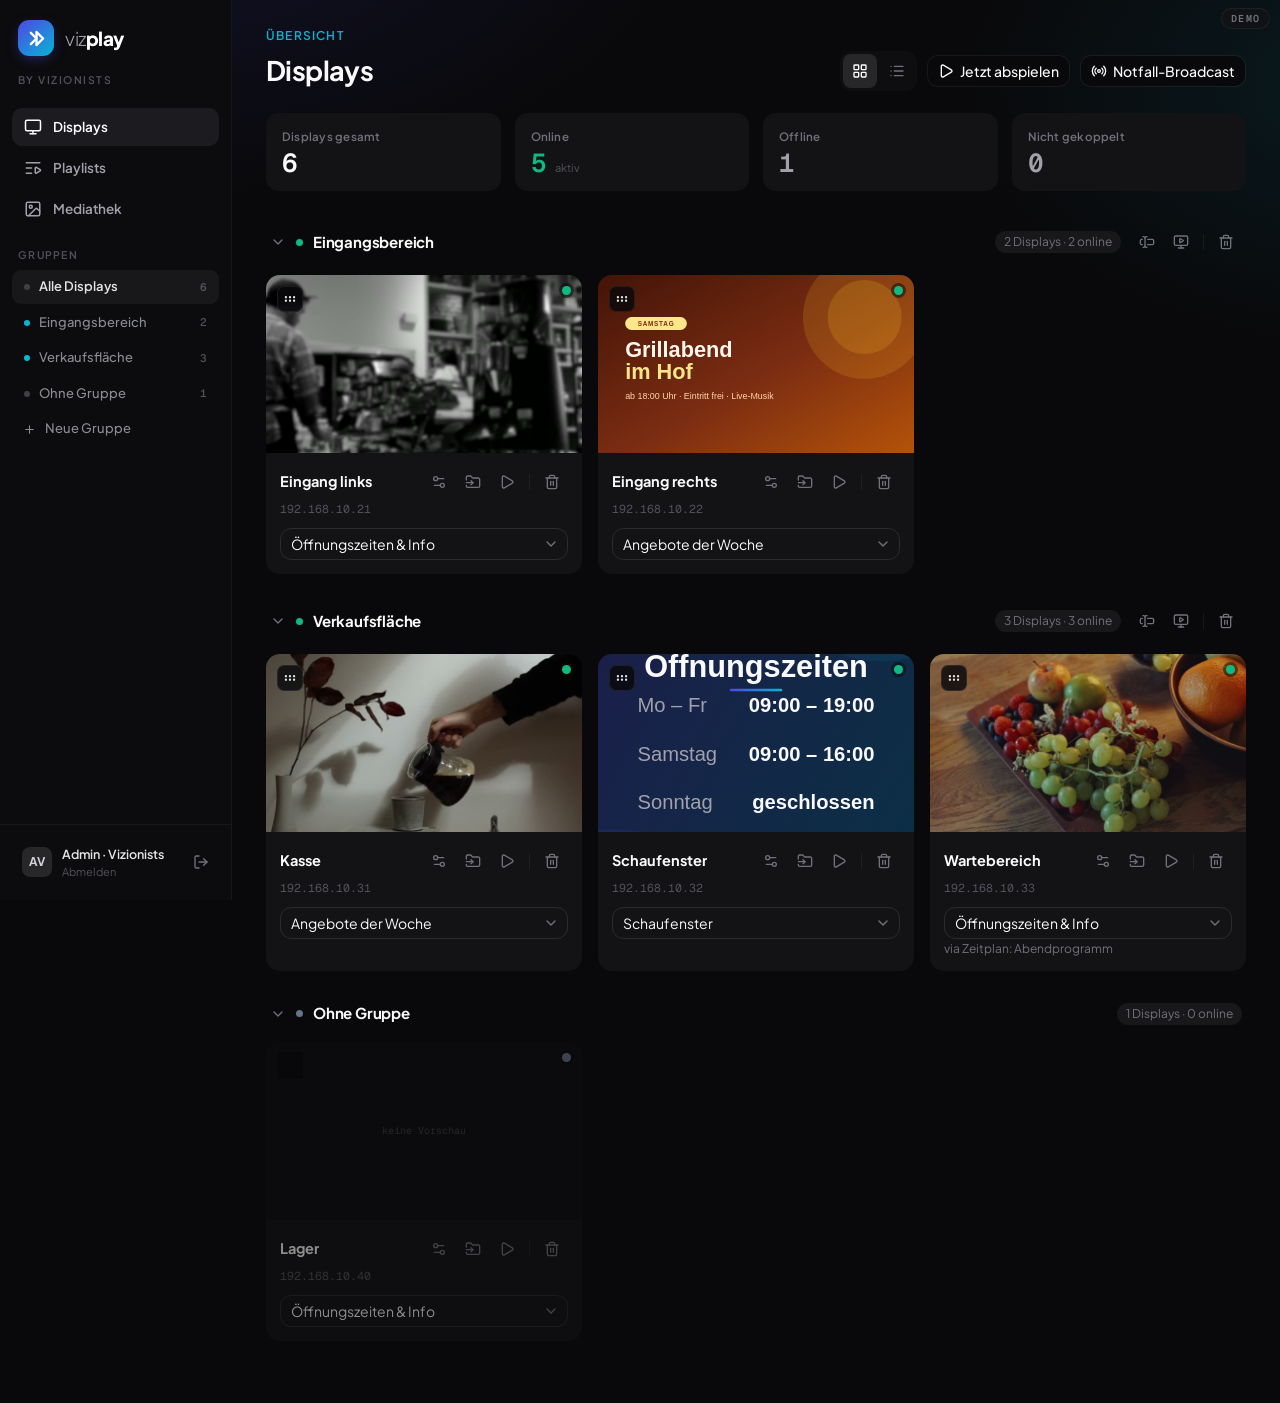
<file: app/index.html>
<!doctype html>
<html lang="de" class="font-sans" style="--font-sans: 'Plus Jakarta Sans', ui-sans-serif, system-ui, sans-serif; --font-mono: 'Geist Mono', ui-monospace, monospace; color-scheme: dark">
<head>
<meta charset="utf-8" />
<meta name="viewport" content="width=device-width, initial-scale=1, viewport-fit=cover" />
<meta name="theme-color" content="#4f46e5" />
<meta name="color-scheme" content="dark" />
<meta name="robots" content="noindex" />
<title>VizPlay – Demo</title>
<link rel="preconnect" href="https://fonts.googleapis.com" />
<link rel="preconnect" href="https://fonts.gstatic.com" crossorigin />
<link rel="stylesheet" href="https://fonts.googleapis.com/css2?family=Geist+Mono:wght@400..700&family=Plus+Jakarta+Sans:wght@200..800&display=swap" />
<link rel="stylesheet" href="app.css?v=b2a4677233" />
</head>
<body>
<div id="root"></div>
<script src="app.js?v=b2a4677233"></script>
</body>
</html>
</file>
